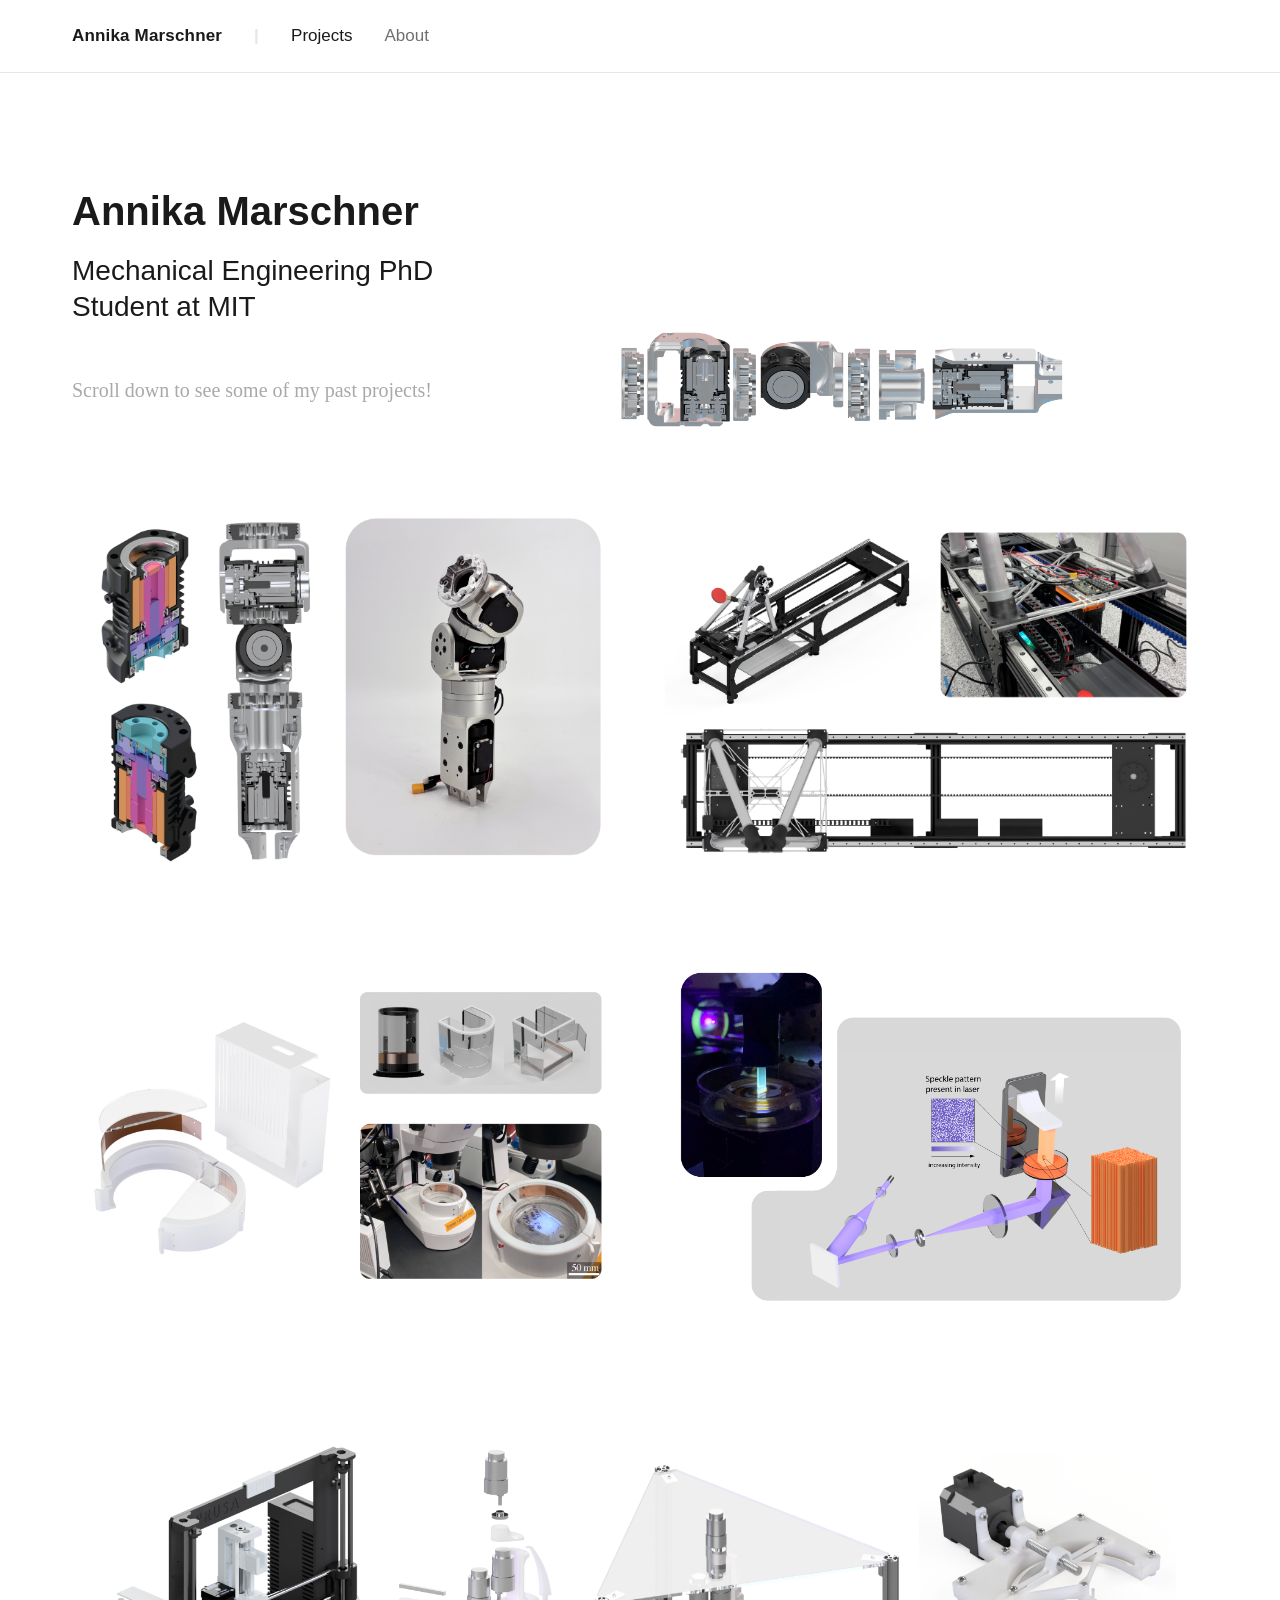
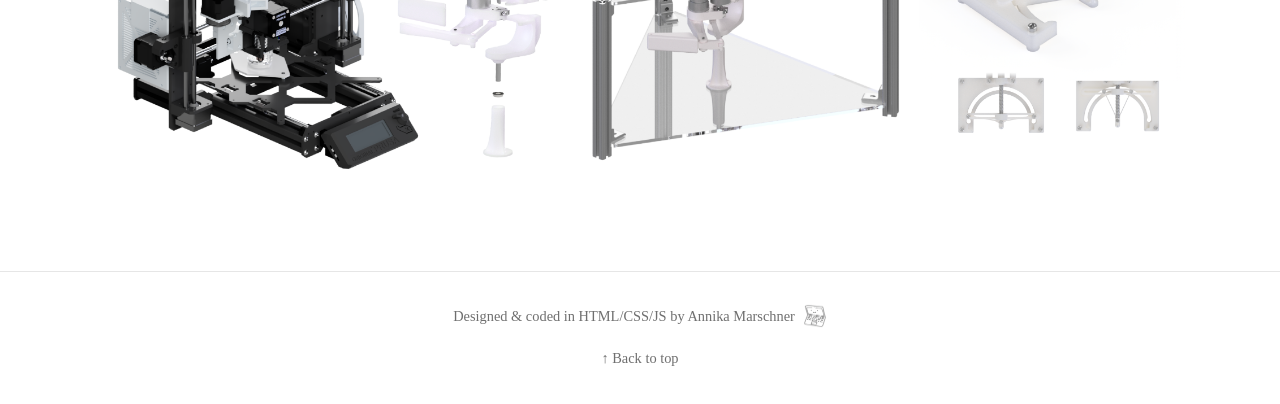
<file: index.html>
<!DOCTYPE html>
<html lang="en">
<head>
  <meta charset="UTF-8">
  <meta name="viewport" content="width=device-width, initial-scale=1.0">
  <title>Annika Marschner</title>
  <meta name="description" content="Engineering portfolio of Annika Marschner.">
  <link rel="icon" type="image/png" href="images/tools_icon.png">
  <link rel="stylesheet" href="css/styles.css">
</head>
<body>

  <header class="nav">
    <div class="container">
      <div class="nav-menus">
        <a href="index.html" class="nav-name">Annika Marschner</a>
        <ul class="nav-links">
          <li><a href="index.html" aria-current="page">Projects</a></li>
          <li><a href="about.html">About</a></li>
        </ul>
      </div>
    </div>
  </header>

  <main class="container">
    <section class="hero">
      <h1>Annika Marschner</h1>
      <h2>Mechanical Engineering PhD Student at MIT</h2>
      <div class="hero-stack">
          <p class="hero-subtitle">Scroll down to see some of my past projects!</p>
          <div class ="exploder">
            <div class="exploder-part" style="--dx: 40px;">
                <img src="images/lower_roll_supp.png" alt="">
            </div>
            <div class="exploder-part" style="--dx: -250px;">
                <img src="images/wr2_bracket.png" alt="">
            </div>
            <div class="exploder-part" style="--dx: -480px;">
                <img src="images/wr3_bot.png" alt="">
            </div>

            <div class="exploder-part" style="--dx: -180px;">
                <img src="images/tension_ring1.png" alt="">
            </div>
            <div class="exploder-part" style="--dx: -390px;">
                <img src="images/tension_ring2.png" alt="">
            </div>
            <div class="exploder-part" style="--dx: -540px;">
                <img src="images/tension_ring3.png" alt="">
            </div>

            <div class="exploder-part" style="--dx: -200px;">
                <img src="images/female_torx1.png" alt="">
            </div>
            <div class="exploder-part" style="--dx: -350px;">
                <img src="images/female_torx2.png" alt="">
            </div>
            <div class="exploder-part" style="--dx: -500px;">
                <img src="images/female_torx3.png" alt="">
            </div>

            <div class="exploder-part" style="--dx: -220px;">
                <img src="images/male_torx1.png" alt="">
            </div>
            <div class="exploder-part" style="--dx: -370px;">
                <img src="images/male_torx2.png" alt="">
            </div>
            <div class="exploder-part" style="--dx: -520px;">
                <img src="images/male_torx3.png" alt="">
            </div>

            <div class="exploder-part" style="--dx: -80px;">
                <img src="images/mot1.png" alt="">
            </div>
            <div class="exploder-part" style="--dx: -320px;">
                <img src="images/mot2.png" alt="">
            </div>
            <div class="exploder-part" style="--dx: -410px;">
                <img src="images/mot3.png" alt="">
            </div>

            <div class="exploder-part" style="--dx: -480px;">
                <img src="images/wr3_top.png" alt="">
            </div>
            <div class="exploder-part" style="--dx: 40px;">
                <img src="images/upper_roll_supp.png" alt="">
            </div>
            <div class="exploder-part" style="--dx: -80px;">
                <img src="images/roll_bear_supp.png" alt="">
            </div>
            <div class="exploder-part" style="--dx: -160px;">
                <img src="images/roll_bearing.png" alt="">
            </div>
            <div class="exploder-part" style="--dx: -130px;">
                <img src="images/internal_roll_shaft.png" alt="">
            </div>
        </div>
      </div>
    </section>

    <ul class="project-grid">
      <li class="project-tile">
        <a href="wrist.html">
          <div class="project-tile-image">
            <img src="images/wrist_thumbnail.png" alt="Modular Torque-Dense Wrist Assembly thumbnail">
            <div class="project-tile-caption">
              <span class="project-title">Modular Torque-Dense Wrist Assembly</span>
              <span class="project-year">2026</span>
            </div>
          </div>
        </a>
      </li>
      <li class="project-tile">
        <a href="gantry.html">
          <div class="project-tile-image">
            <img src="images/gantry_thumbnail.png" alt="High Speed Robotic Gantry thumbnail">
            <div class="project-tile-caption">
              <span class="project-title">High-Speed Robotic Gantry</span>
              <span class="project-year">2025</span>
            </div>
          </div>
        </a>
      </li>

      <li class="project-tile">
        <a href="incubator.html">
          <div class="project-tile-image">
            <img src="images/incubator_thumbnail.png" alt="Custom Incubator for Imaging thumbnail">
            <div class="project-tile-caption">
              <span class="project-title">Custom Incubator for Imaging</span>
              <span class="project-year">2024</span>
            </div>
          </div>
        </a>
      </li>

      <li class="project-tile">
        <a href="flight.html">
          <div class="project-tile-image">
            <img src="images/flight_thumbnail.png" alt="Piezoelectric Filamented Light 3D Bioprinter thumbnail">
            <div class="project-tile-caption">
              <span class="project-title">Piezoelectric Filamented Light 3D Bioprinter</span>
              <span class="project-year">2024</span>
            </div>
          </div>
        </a>
      </li>

    </ul>

      <a href="other_projects.html" class="banner-link">
        <div class="banner-image">
          <img src="images/otherprojects_thumbnail.png" alt="other projects">
          <div class="banner-image-caption">
            <span class="project-title">Other Projects</span>
            <span class="project-year">Periodically Updated</span>
          </div>
        </div>
      </a>

  </main>

  <footer class="site-footer">
    <p class="dev-note">
    Designed &amp; coded in HTML/CSS/JS by Annika Marschner
    <img class="dev-note-icon" src="images/computer_icon.png" alt="">
  </p>
    <a href="#top" class="back-to-top">↑ Back to top</a>
  </footer>

  <script src="js/main.js"></script>
</body>
</html>
</file>
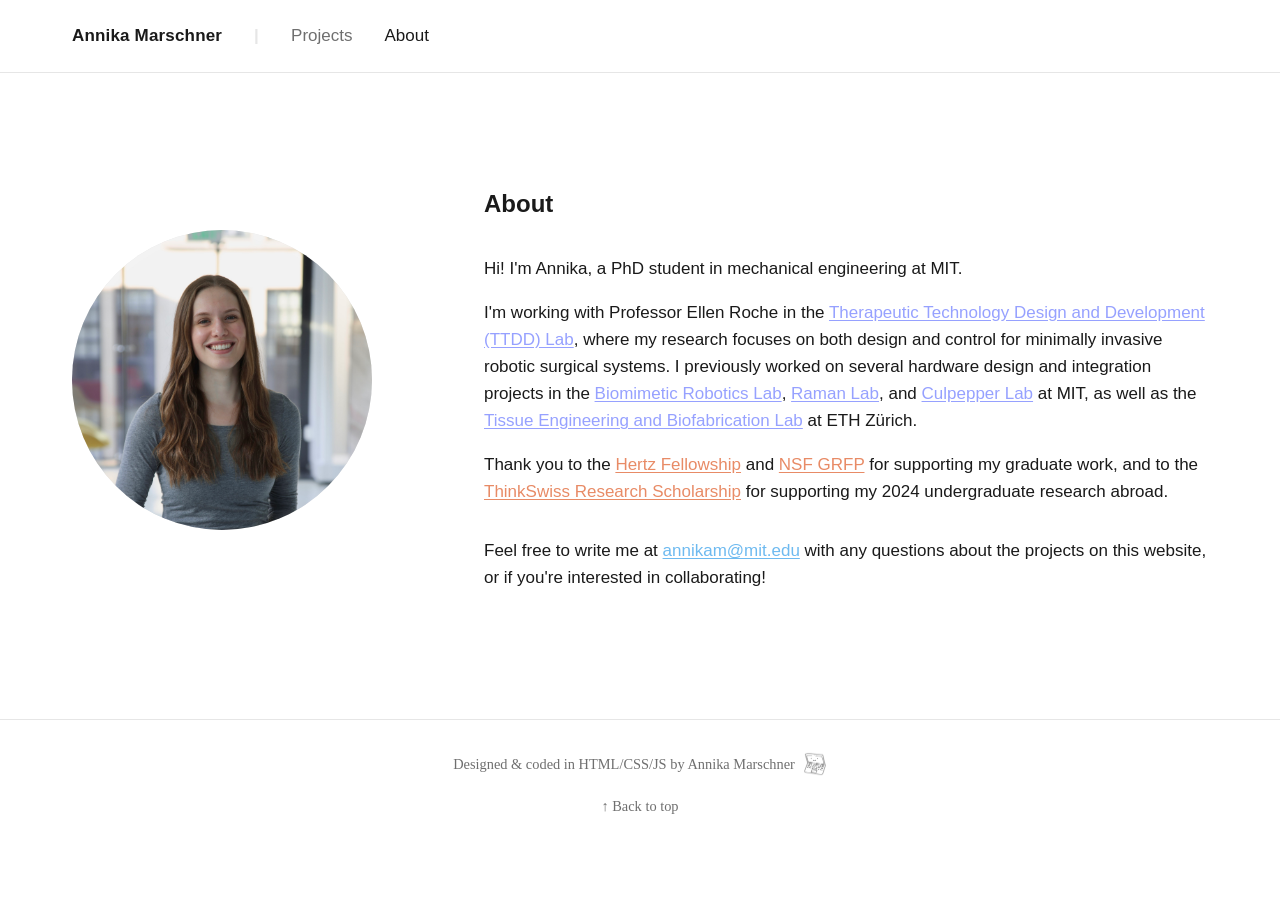
<file: about.html>
<!DOCTYPE html>
<html lang="en">
<head>
  <meta charset="UTF-8">
  <meta name="viewport" content="width=device-width, initial-scale=1.0">
  <title>Annika - About</title>
  <meta name="description" content="About Annika Marschner.">
  <link rel="icon" type="image/png" href="images/tools_icon.png">
  <link rel="stylesheet" href="css/styles.css">
</head>
<body>

  <header class="nav">
    <div class="container">
      <div class="nav-menus">
        <a href="index.html" class="nav-name">Annika Marschner</a>
        <ul class="nav-links">
          <li><a href="index.html" >Projects</a></li>
          <li><a href="about.html" aria-current="page">About</a></li>
        </ul>
      </div>
    </div>
  </header>

  <main class="container">
    <section class="about">
        <div class="about-content">
          <img class="about-photo" src="images/headshot_2026.jpg" alt="Me on Mt. Riggi in Switzerland.">

          <div class="about-text">
          <h1>About</h1>

          <p>
            Hi! I'm Annika, a PhD student in mechanical engineering at MIT.
          </p>

          <p>
            I'm working with Professor Ellen Roche in the <a href="https://ttdd.mit.edu/" class="text-link1" target="_blank">Therapeutic Technology Design and Development (TTDD) Lab</a>,
            where my research focuses on both design and control for minimally invasive robotic surgical systems.
          I previously worked on several hardware design and integration projects in
            the <a href="https://biomimetics.mit.edu/" class="text-link1" target="_blank">Biomimetic Robotics Lab</a>,
            <a href="https://ramanlab.mit.edu/" class="text-link1" target="_blank">Raman Lab</a>,
            and <a href="https://culpepper.mit.edu/" class="text-link1" target="_blank">Culpepper Lab</a> at MIT, as well as the
            <a href="https://biofabrication.ethz.ch/" class="text-link1" target="_blank">Tissue Engineering and Biofabrication Lab</a> at ETH Zürich.
          </p>

          <p>
            Thank you to the <a href="https://www.hertzfoundation.org/" class="text-link2" target="_blank">Hertz Fellowship</a> and
            <a href="https://www.nsf.gov/funding/opportunities/grfp-nsf-graduate-research-fellowship-program" class="text-link2" target="_blank">NSF GRFP</a>
            for supporting my graduate work, and to the <a href="https://swissnex.org/services/academia/thinkswiss-research-scholarships-north-america/" class="text-link2" target="_blank">ThinkSwiss Research Scholarship</a>
            for supporting my 2024 undergraduate research abroad.
          </p>

          <p class="contact">
            Feel free to write me at <a href="mailto:annikam@mit.edu" class="text-link3">annikam@mit.edu</a>
            with any questions about the projects on this website, or if you're
            interested in collaborating!
          </p>
        </div>
      </div>

    </section>

  </main>

 <footer class="site-footer">
    <p class="dev-note">
    Designed &amp; coded in HTML/CSS/JS by Annika Marschner
    <img class="dev-note-icon" src="images/computer_icon.png" alt="">
  </p>
    <a href="#top" class="back-to-top">↑ Back to top</a>
  </footer>

  <script src="js/main.js"></script>
</body>
</html>
</file>
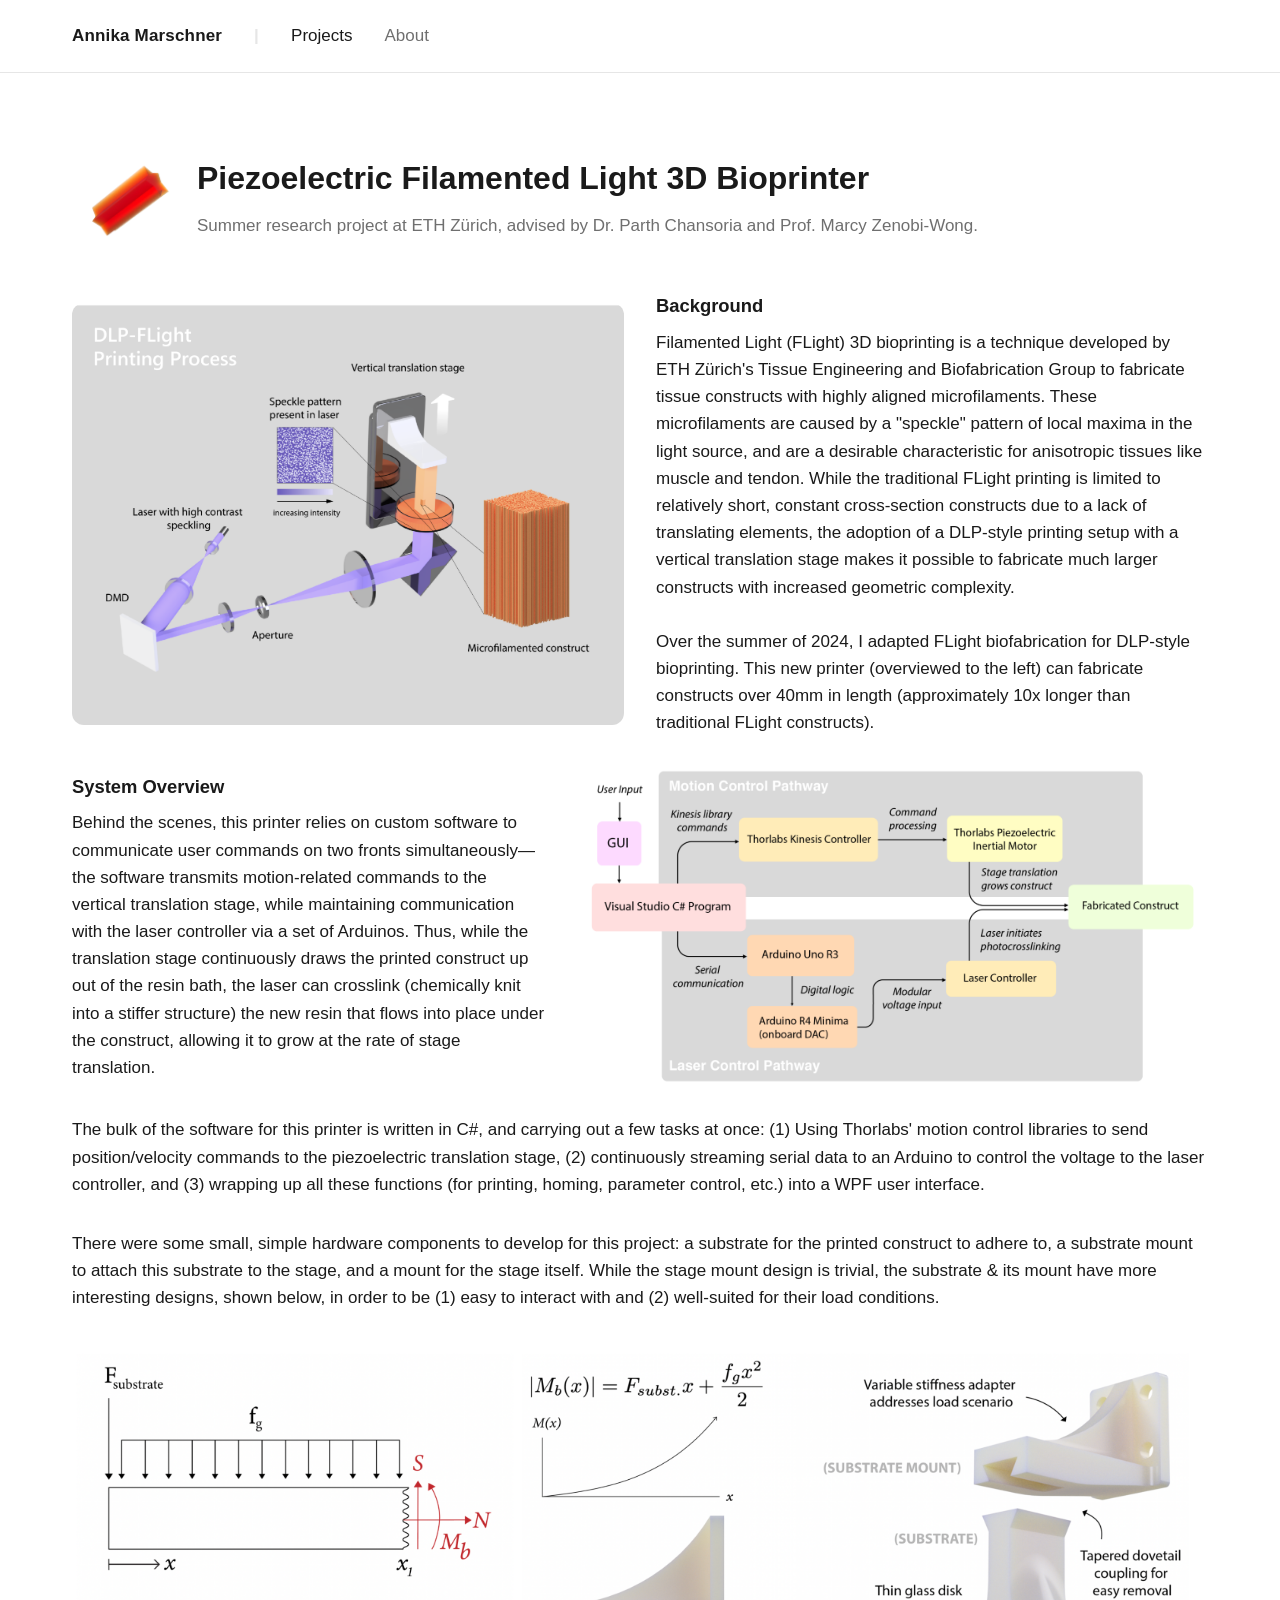
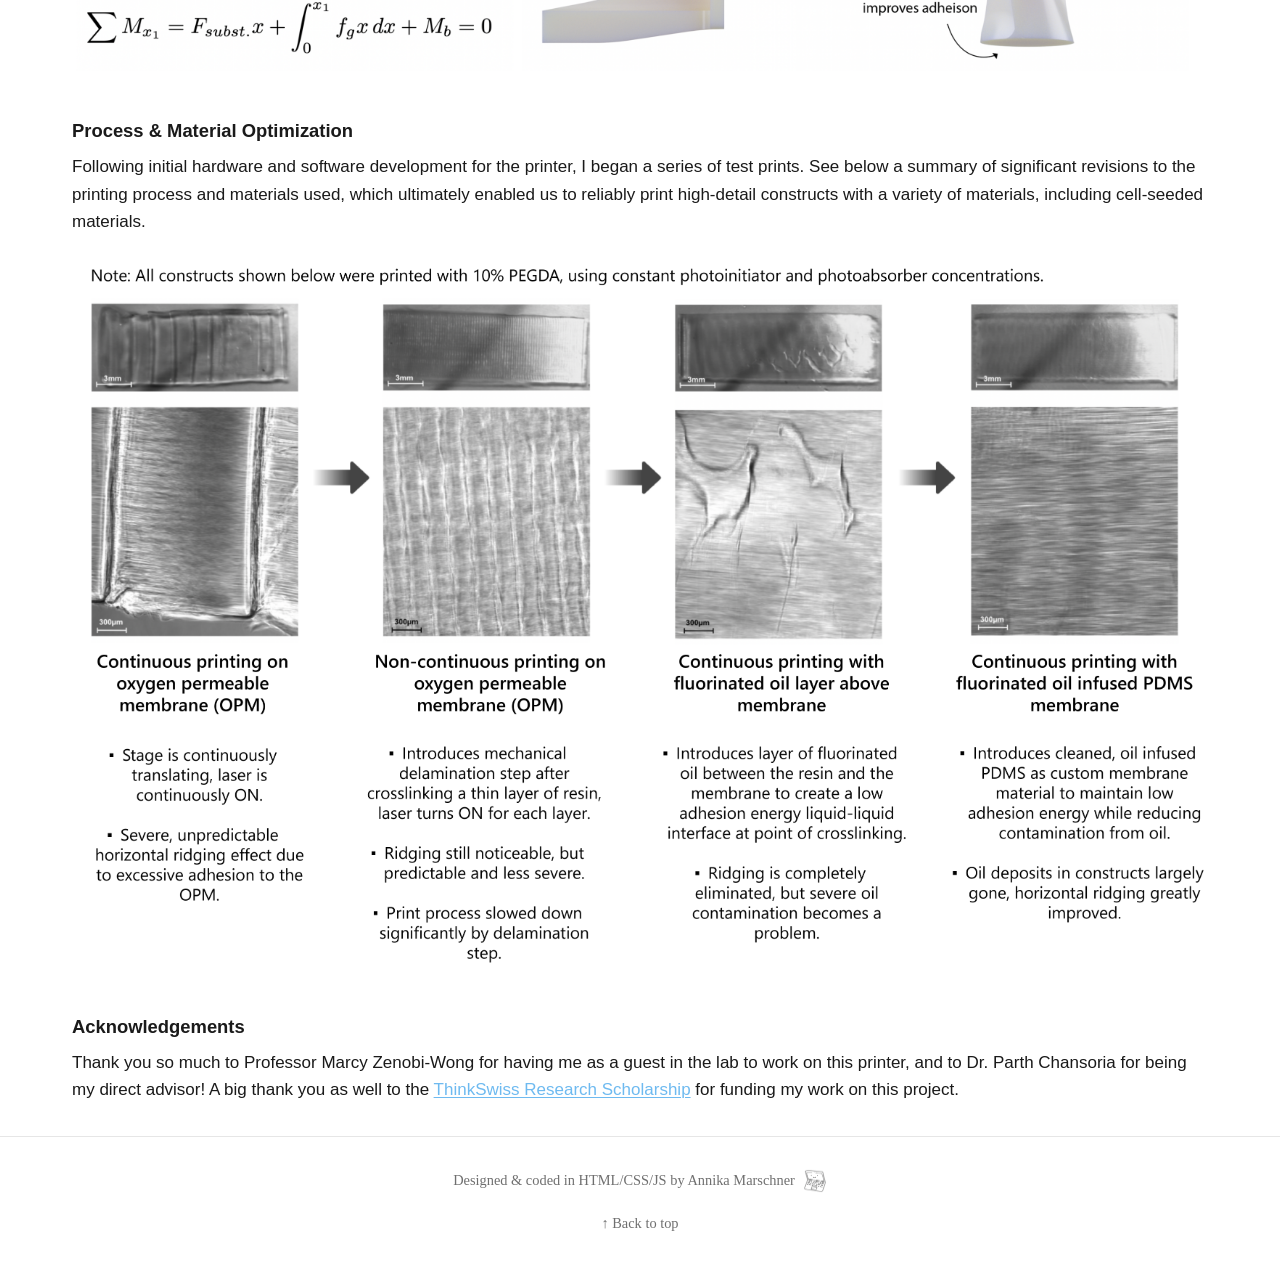
<file: flight.html>
<!DOCTYPE html>
<html lang="en">
<head>
  <meta charset="UTF-8">
  <meta name="viewport" content="width=device-width, initial-scale=1.0">
  <title>Annika Marschner</title>
  <meta name="description" content="F-Light bioprinting project overview page.">
  <link rel="icon" type="image/png" href="images/tools_icon.png">
  <link rel="stylesheet" href="css/styles.css">
</head>
<body>

  <header class="nav">
    <div class="container">
      <div class="nav-menus">
        <a href="index.html" class="nav-name">Annika Marschner</a>
        <ul class="nav-links">
          <li><a href="index.html" aria-current="page">Projects</a></li>
          <li><a href="about.html">About</a></li>
        </ul>
      </div>
    </div>
  </header>

  <main class="container">
    <section class="project-header">
      <div class="project-header-row">
        <div class="project-icon">
          <img src="images/flight_icon.png" alt="FLight icon">
        </div>
        <div class="project-header-content">
          <h1>Piezoelectric Filamented Light 3D Bioprinter</h1>
          <p class="subtitle"> Summer research project at ETH Zürich, advised by Dr. Parth Chansoria and Prof. Marcy Zenobi-Wong.</p>
          </div>
        </div>
    </section>

    <!-- Note to grab thumbnail frame with format like ffmpeg -ss 00:00:10 -i gantry_rally.mp4 -vframes 1 thumbnail.jpg -->

     <div class="split-row">
            <div class="project-image" style ="--split: 1;">
            <img src="images/flight_overview.png" alt="FLight overview photo">
            </div>
          <div class="project-section">
              <h2>Background</h2>
              <p>
                Filamented Light (FLight) 3D bioprinting is a technique developed by ETH Zürich's Tissue
                Engineering and Biofabrication Group to fabricate tissue constructs with highly aligned
                microfilaments. These microfilaments are caused by a "speckle" pattern of local maxima in the
                light source, and are a desirable characteristic for anisotropic tissues like muscle and tendon.
                While the traditional FLight printing is limited to relatively short, constant cross-section constructs
                due to a lack of translating elements, the adoption of a DLP-style printing setup with a vertical translation
                stage makes it possible to fabricate much larger constructs with increased geometric complexity.
                <br>
                <br>
                Over the summer of 2024, I adapted FLight biofabrication for DLP-style bioprinting. This new
                printer (overviewed to the left) can fabricate constructs over 40mm
                in length (approximately 10x longer than traditional FLight constructs).
              </p>
          </div>
     </div>

    <div class="project-section">
        <div class = "split-row">
            <div style ="--split: .75;">
                      <h2>System Overview</h2>
              <p>
                Behind the scenes, this printer relies on custom software to communicate user
                commands on two fronts simultaneously&mdash;the software transmits motion-related commands to the vertical translation stage,
                while maintaining communication with the laser controller via a set of Arduinos.
                Thus, while the translation stage continuously draws the printed construct up out of
                the resin bath, the laser can crosslink (chemically knit into a stiffer structure)
                the new resin that flows into place under the construct, allowing it to grow at the
                rate of stage translation.

              </p>
          </div>
          <div>
            <div class="project-image">
              <img src="images/flight_system_diagram.png" alt="FLight system overview diagram">
            </div>
          </div>
        </div>

      <p>
                The bulk of the software for this printer is written in C#, and carrying out a few tasks at once:
                (1) Using Thorlabs' motion control libraries to send position/velocity commands to the piezoelectric
                translation stage, (2) continuously streaming serial data to an Arduino to control the voltage to the
                laser controller, and (3) wrapping up all these functions (for printing, homing, parameter control, etc.)
                into a WPF user interface.
      </p>
      <p>
        There were some small, simple hardware components to develop for this project: a substrate for the printed construct to adhere to, a substrate mount to attach this substrate to the stage, and a mount for the stage itself.
        While the stage mount design is trivial, the substrate &amp; its mount have more interesting designs, shown below,
        in order to be (1) easy to interact with and (2) well-suited for their load conditions.
      </p>
         <div class="project-image">
            <img src="images/flight_hardware.png" alt="FLight mount designs">
        </div>
      </div>

    <div class="project-section">
      <h2> Process &amp; Material Optimization</h2>

      <div>
        <p>
          Following initial hardware and software development for the printer, I began a series of test prints.
          See below a summary of significant revisions to the printing process and materials used, which ultimately
          enabled us to reliably print high-detail constructs with a variety of materials, including cell-seeded materials.
        </p>
      </div>

<div class="project-image">
            <img src="images/flight_process.png" alt="FLight process optimization">
</div>
    </div>
    <div class="project-section">
      <h2>Acknowledgements</h2>
          <div>
          <p>
            Thank you so much to Professor Marcy Zenobi-Wong for having me as a guest in the lab to work on this printer, and to Dr. Parth Chansoria for being my direct advisor!
            A big thank you as well to the <a href="https://swissnex.org/services/academia/thinkswiss-research-scholarships-north-america/" class="text-link3" target="_blank">ThinkSwiss Research Scholarship</a> for funding my work on this project.
          </p>
          </div>
    </div>
  </main>

  <footer class="site-footer">
    <p class="dev-note">
    Designed &amp; coded in HTML/CSS/JS by Annika Marschner
    <img class="dev-note-icon" src="images/computer_icon.png" alt="">
  </p>
    <a href="#top" class="back-to-top">↑ Back to top</a>
  </footer>

  <script src="js/main.js"></script>
</body>
</html>
</file>
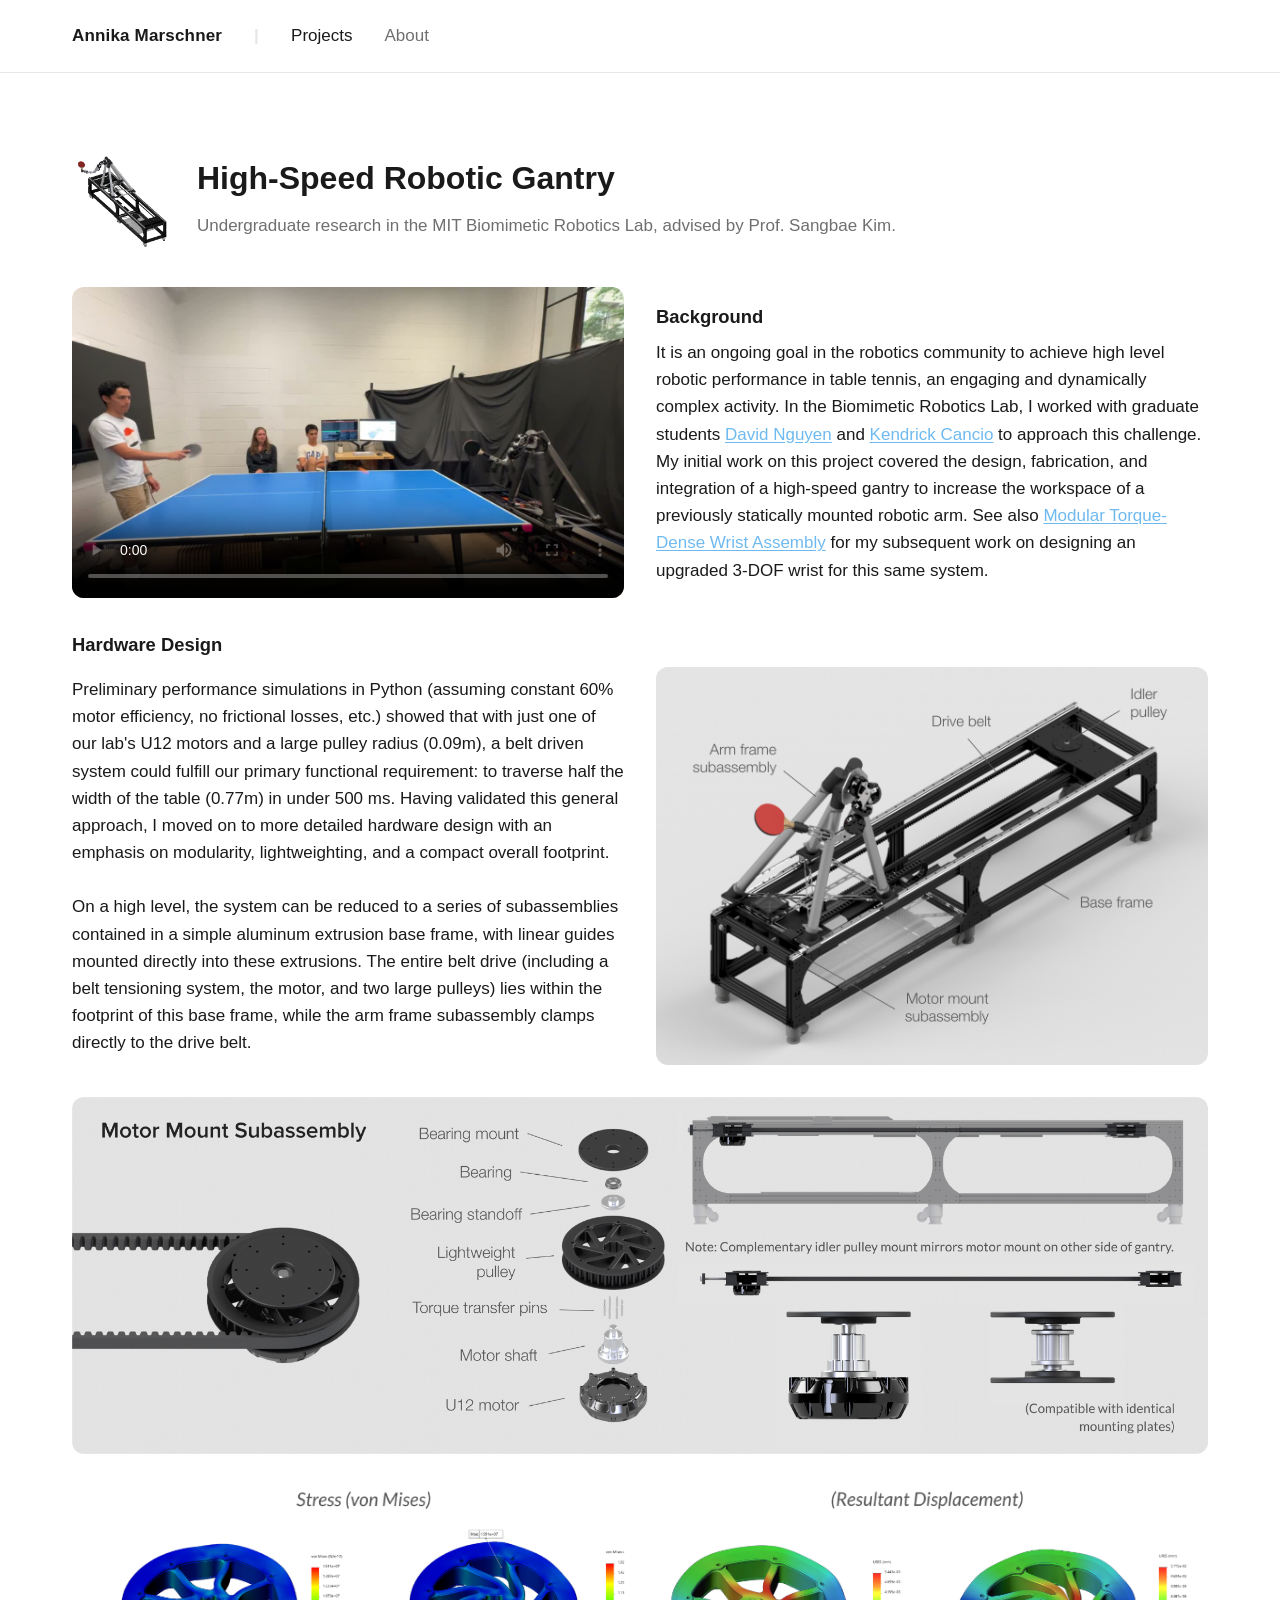
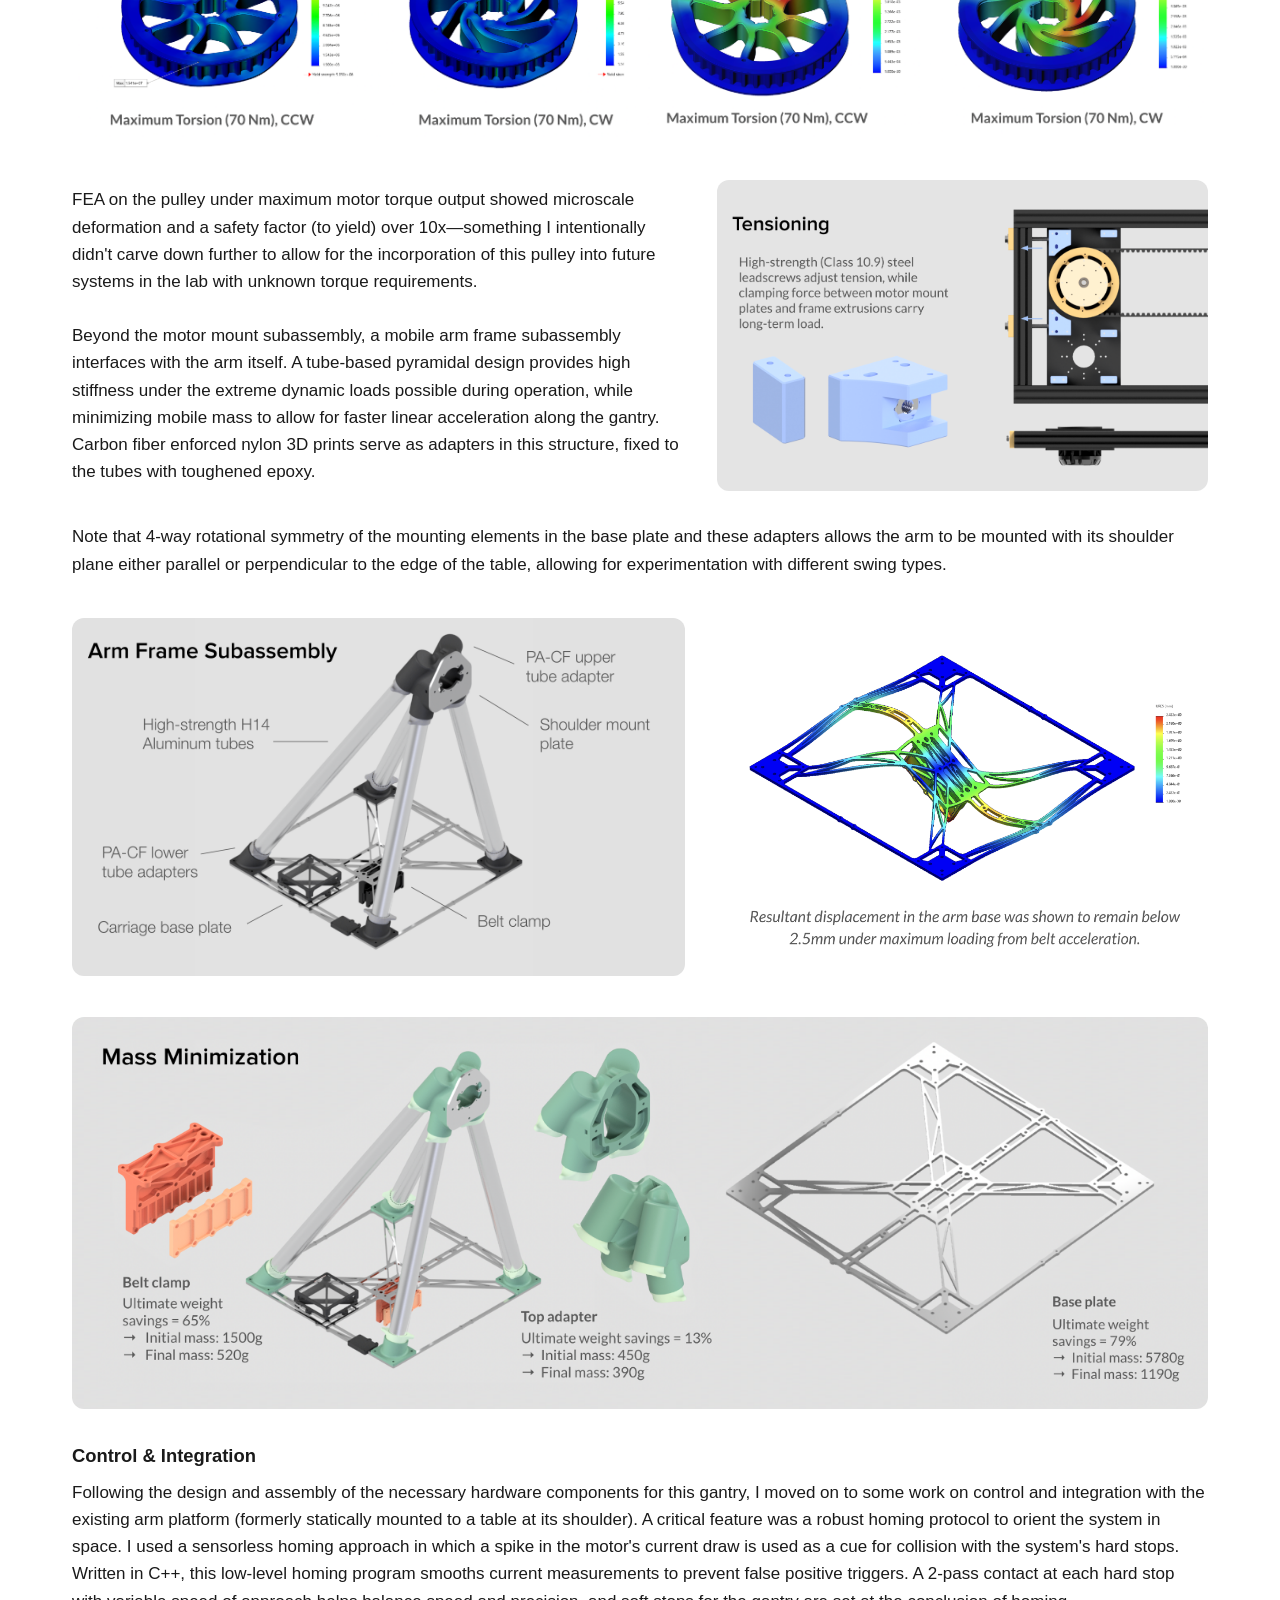
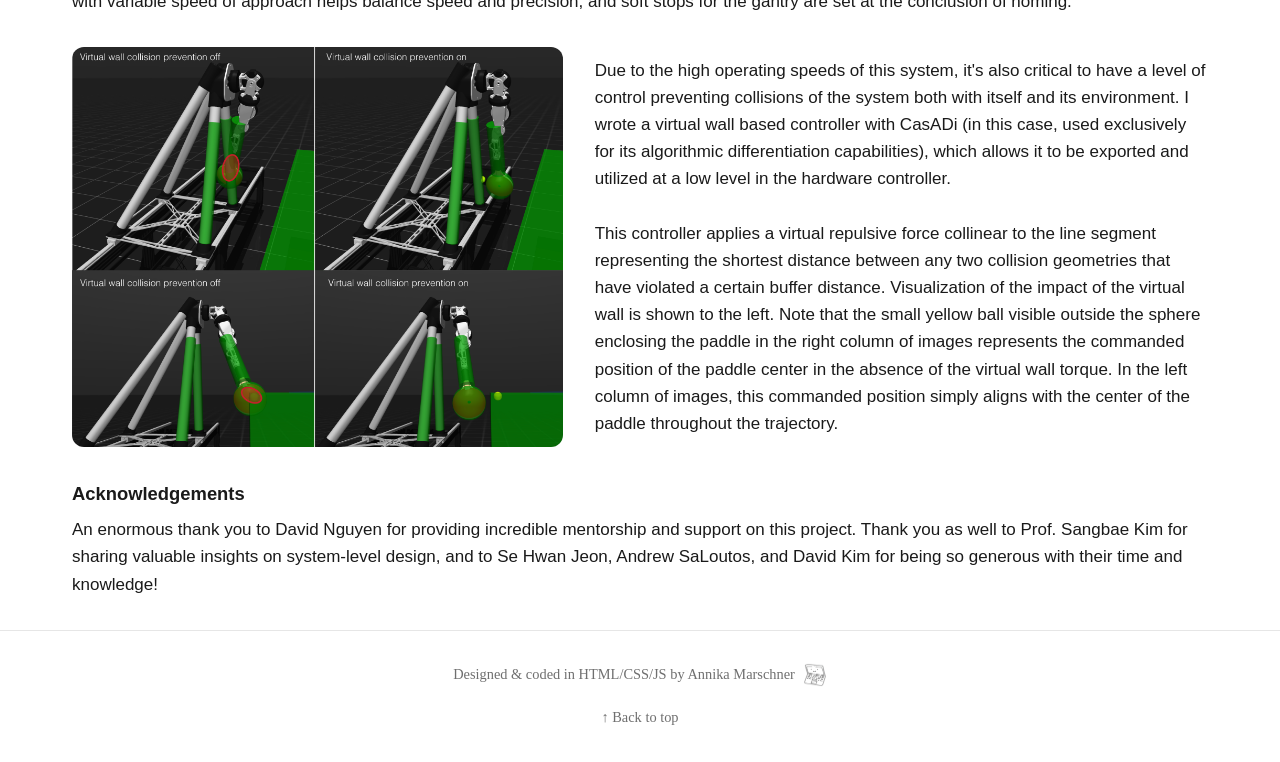
<file: gantry.html>
<!DOCTYPE html>
<html lang="en">
<head>
  <meta charset="UTF-8">
  <meta name="viewport" content="width=device-width, initial-scale=1.0">
  <title>Annika Marschner</title>
  <meta name="description" content="Gantry project overview page.">
  <link rel="icon" type="image/png" href="images/tools_icon.png">
  <link rel="stylesheet" href="css/styles.css">
</head>
<body>

  <header class="nav">
    <div class="container">
      <div class="nav-menus">
        <a href="index.html" class="nav-name">Annika Marschner</a>
        <ul class="nav-links">
          <li><a href="index.html" aria-current="page">Projects</a></li>
          <li><a href="about.html">About</a></li>
        </ul>
      </div>
    </div>
  </header>

  <main class="container">

    <section class="project-header">
      <div class="project-header-row">
        <div class="project-icon">
          <img src="images/gantry_icon.png" alt="Gantry Icon">
        </div>
        <div class="project-header-content">
          <h1>High-Speed Robotic Gantry</h1>
          <p class="subtitle">Undergraduate research in the MIT Biomimetic Robotics Lab, advised by Prof. Sangbae Kim.</p>
          </div>
      </div>
    </section>

    <!-- Note to grab thumbnail frame with format like ffmpeg -ss 00:00:10 -i gantry_rally.mp4 -vframes 1 thumbnail.jpg -->

     <div class="split-row">
        <div class="project-video">
          <video controls poster="videos/gantry_thumbnail.jpg">
            <source src="videos/gantry_rally.mp4" type="video/mp4">
            Your browser does not support the video tag.
          </video>
        </div>
        <div class="project-section">
            <h2>Background</h2>
            <p>
              It is an ongoing goal in the robotics community
              to achieve high level robotic performance in table tennis,
              an engaging and dynamically complex activity. In the
              Biomimetic Robotics Lab, I worked with graduate students <a href="https://www.linkedin.com/in/davidhnguyen13/"
              class="text-link3" target="_blank">David Nguyen</a> and <a href="https://www.linkedin.com/in/kendrick-cancio/"
              class="text-link3" target="_blank">Kendrick Cancio</a> to approach this challenge.
              My initial work on this project covered the design, fabrication, and integration of a high-speed
              gantry to increase the workspace of a previously statically mounted
              robotic arm. See also <a href="wrist.html" class="text-link3" target="_blank"> Modular Torque-Dense Wrist Assembly</a>
              for my subsequent work on designing an upgraded 3-DOF wrist for this same system.
            </p>
        </div>
     </div>

    <div class="project-section">
      <div>
        <h2>Hardware Design</h2>
        </div>
      <div class = "split-row">
        <div>
          <p>
            Preliminary performance simulations in Python (assuming constant 60% motor efficiency, no frictional losses, etc.)
            showed that with just one of our lab's U12 motors and a large pulley radius (0.09m), a belt driven
            system could fulfill our primary functional requirement: to traverse half the width of the table (0.77m) in under
            500 ms. Having validated this general approach, I moved on to more detailed hardware design with an emphasis on modularity,
            lightweighting, and a compact overall footprint.
            <br>
            <br>
            On a high level, the system can be reduced to a series of subassemblies contained in a simple aluminum extrusion base frame, with linear guides mounted
            directly into these extrusions. The entire belt drive (including a belt tensioning system, the motor, and two large pulleys) lies
            within the footprint of this base frame, while the arm frame subassembly clamps directly to the drive belt.
          </p>
        </div>
          <div class="project-image">
            <img src="images/gantry_hardware_overview.png" alt="Gantry Hardware Overview">
          </div>
      </div>
      <div class="project-image">
            <img src="images/gantry_mot_mod.png" alt="Gantry Motor Module Overview">
      </div>
      <div class="project-image">
            <img src="images/gantry_pulley_fea.png" alt="Gantry Pulley FEA">
      </div>


      <div class = "split-row">
          <div style ="--split: 1.25;">
          <p>
            FEA on the pulley under maximum motor torque output showed microscale deformation and a safety factor (to yield) over 10x—something I intentionally
            didn't carve down further to allow for the incorporation of this pulley into future systems in the lab with unknown torque requirements.
            <br>
            <br>
            Beyond the motor mount subassembly, a mobile arm frame subassembly interfaces with the arm itself. A tube-based
            pyramidal design provides high stiffness under the extreme dynamic loads possible during operation,
            while minimizing mobile mass to allow for faster linear acceleration along the gantry. Carbon fiber enforced nylon 3D prints
            serve as adapters in this structure, fixed to the tubes with toughened epoxy.
          </p>
          </div>
        <div class="project-image" style="--split: 1;">
            <img src="images/gantry_tension.png" alt="Gantry tensioning mechanism">
          </div>
      </div>

       <div>
          <p>
            Note that 4-way rotational symmetry of the mounting elements in the base plate and these adapters allows the arm to be mounted with its shoulder
            plane either parallel or perpendicular to the edge of the table, allowing for experimentation with different swing types.
          </p>
        </div>
      <div class = "split-row">
          <div class="project-image" style ="--split: 1.25;">
            <img src="images/gantry_arm_frame.png" alt="Gantry arm frame overview">
          </div>
          <div class="project-image">
            <img src="images/gantry_plate_fea.png" alt="Gantry arm frame overview">
          </div>
      </div>

      <div class="project-image">
            <img src="images/gantry_mass_min.png" alt="Gantry Lightweighting Overview">
      </div>
    </div>

    <div class="project-section">
      <h2> Control &amp; Integration</h2>
          <div>
          <p>
            Following the design and assembly of the necessary hardware components for this gantry,
            I moved on to some work on control and integration with the existing arm platform
            (formerly statically mounted to a table at its shoulder). A critical feature was a robust
            homing protocol to orient the system in space. I used a sensorless homing approach in which
            a spike in the motor's current draw is used as a cue for collision with the system's hard stops.
            Written in C++, this low-level homing program smooths current measurements to prevent false positive
            triggers. A 2-pass contact at each hard stop with variable speed of approach
            helps balance speed and precision, and soft stops for the gantry are set at the conclusion of
            homing.
          </p>
          </div>

      <div class = "split-row">
        <div class="project-image" style="--split: 1;">
            <img src="images/gantry_virtual_wall.png" alt="Gantry virtual wall controller">
        </div>
        <div style ="--split: 1.25;">
          <p>
            Due to the high operating speeds of this system, it's also critical to have a level of control preventing collisions
            of the system both with itself and its environment. I wrote a virtual wall based controller with CasADi (in this case,
            used exclusively for its algorithmic differentiation capabilities), which allows it to be exported and
            utilized at a low level in the hardware controller.
            <br>
            <br>
            This controller applies a virtual repulsive force collinear to the line segment representing the shortest distance between
            any two collision geometries that have violated a certain buffer
            distance. Visualization of the impact of the virtual wall is shown to the left. Note that the small yellow ball visible outside
            the sphere enclosing the paddle in the right column of images represents the commanded position of the paddle center in
            the absence of the virtual wall torque. In the left column of images, this commanded position simply aligns with the center
            of the paddle throughout the trajectory.
          </p>
          </div>
    </div>
    </div>

    <div class="project-section">
      <h2>Acknowledgements</h2>
          <div>
          <p>
            An enormous thank you to David Nguyen for providing incredible mentorship and support on this project.
            Thank you as well to Prof. Sangbae Kim
            for sharing valuable insights on system-level design, and to Se Hwan Jeon,
            Andrew SaLoutos, and David Kim for being so generous with their time and knowledge!
          </p>
          </div>
    </div>

  </main>

  <footer class="site-footer">
    <p class="dev-note">
    Designed &amp; coded in HTML/CSS/JS by Annika Marschner
    <img class="dev-note-icon" src="images/computer_icon.png" alt="">
  </p>
    <a href="#top" class="back-to-top">↑ Back to top</a>
  </footer>

  <script src="js/main.js"></script>
</body>
</html>
</file>
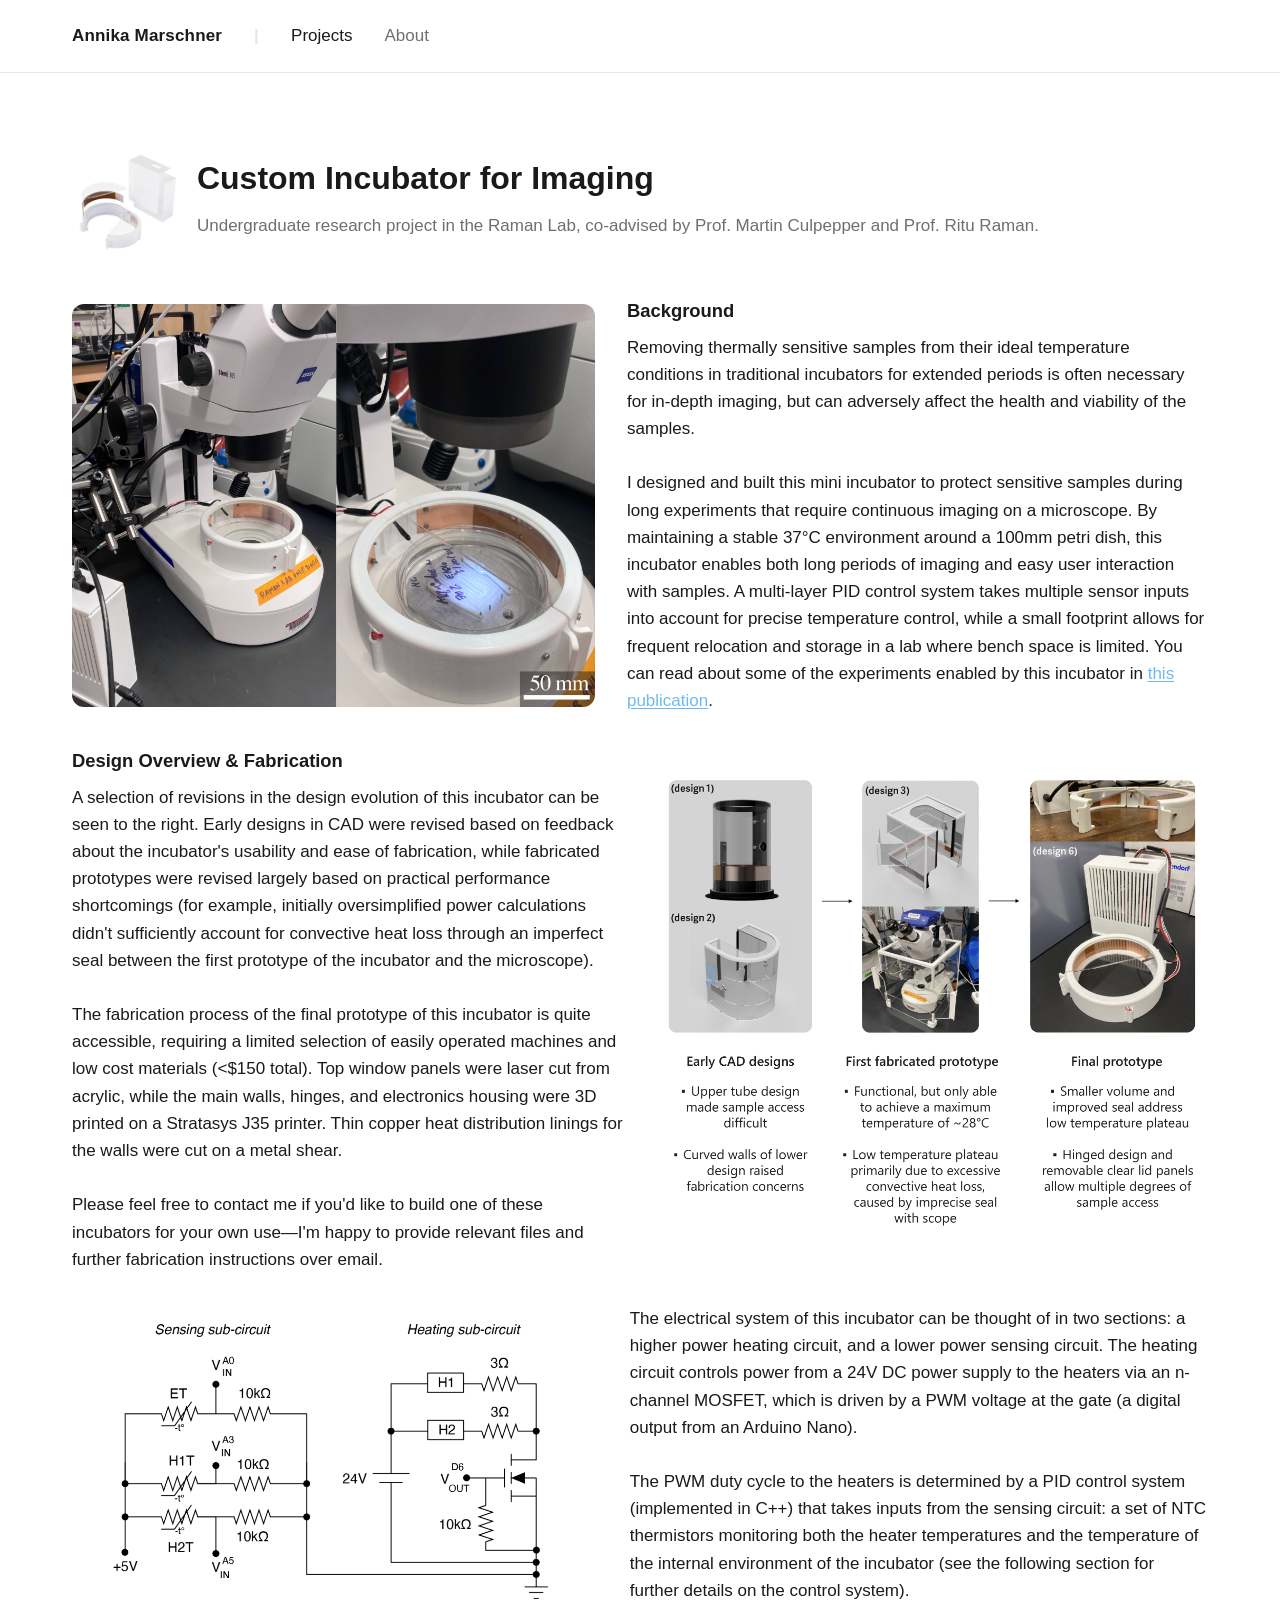
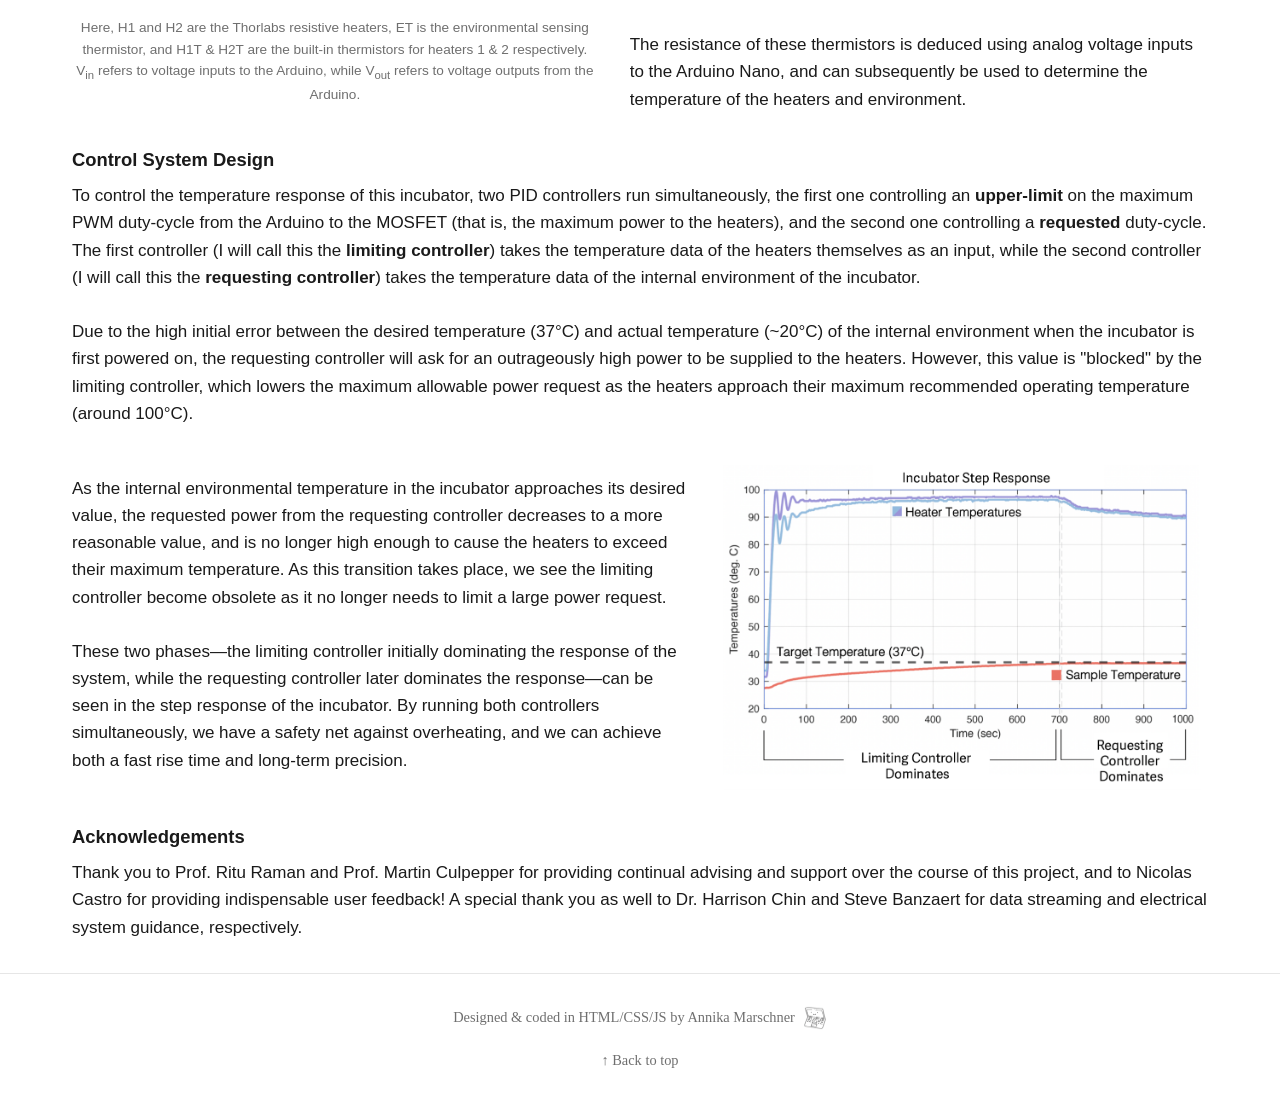
<file: incubator.html>
<!DOCTYPE html>
<html lang="en">
<head>
  <meta charset="UTF-8">
  <meta name="viewport" content="width=device-width, initial-scale=1.0">
  <title>Annika Marschner</title>
  <meta name="description" content="Incubator project overview page.">
  <link rel="icon" type="image/png" href="images/tools_icon.png">
  <link rel="stylesheet" href="css/styles.css">
</head>
<body>

  <header class="nav">
    <div class="container">
      <div class="nav-menus">
        <a href="index.html" class="nav-name">Annika Marschner</a>
        <ul class="nav-links">
          <li><a href="index.html" aria-current="page">Projects</a></li>
          <li><a href="about.html">About</a></li>
        </ul>
      </div>
    </div>
  </header>

  <main class="container">
    <section class="project-header">
      <div class="project-header-row">
        <div class="project-icon">
          <img src="images/incubator_icon.png" alt="Incubator Icon">
        </div>
        <div class="project-header-content">
          <h1>Custom Incubator for Imaging</h1>
          <p class="subtitle">Undergraduate research project in the Raman Lab,
                              co-advised by Prof. Martin Culpepper and Prof. Ritu Raman.</p>
          </div>
        </div>
    </section>

    <!-- Note to grab thumbnail frame with format like ffmpeg -ss 00:00:10 -i gantry_rally.mp4 -vframes 1 thumbnail.jpg -->

     <div class="split-row">
            <div class="project-image" style ="--split: .9;">
            <img src="images/incubator_main.png" alt="Incubator overview photo">
            </div>
          <div class="project-section">
              <h2>Background</h2>
              <p>
                Removing thermally sensitive samples from their ideal temperature conditions in traditional
                incubators for extended periods is often necessary for in-depth imaging, but can adversely
                affect the health and viability of the samples.
                <br>
                <br>
                I designed and built this mini incubator to protect sensitive samples during
                long experiments that require continuous imaging on a microscope. By maintaining a stable 37°C
                environment around a 100mm petri dish, this incubator enables both long periods of imaging and
                easy user interaction with samples. A multi-layer PID control system takes multiple sensor inputs into
                account for precise temperature control, while a small footprint allows for frequent relocation
                and storage in a lab where bench space is limited.
                You can read about some of the experiments enabled by this incubator in
                <a href="https://advanced.onlinelibrary.wiley.com/doi/10.1002/advs.202512680" class="text-link3"
                target="_blank">this publication</a>.
              </p>
          </div>
     </div>

    <div class="project-section">
        <div class = "split-row">
            <div style ="--split: 1.0;">
              <h2>Design Overview &amp; Fabrication</h2>
              <p>
                A selection of revisions in the design evolution of this incubator can be seen to the right. Early
                designs in CAD were revised based on feedback about the incubator's usability and ease
                of fabrication, while fabricated prototypes were revised largely based on practical performance
                shortcomings (for example, initially oversimplified power calculations didn't sufficiently account
                for convective heat loss through an imperfect seal between the first prototype of the incubator
                and the microscope).
                <br>
                <br>
                The fabrication process of the final prototype of this incubator is quite accessible, requiring a
                limited selection of easily operated machines and low cost materials (&lt;$150 total).
                Top window panels were laser cut from acrylic, while the main walls, hinges, and electronics housing were
                3D printed on a Stratasys J35 printer. Thin copper heat distribution linings for the walls were cut on a metal shear.
                <br>
                <br>
                Please feel free to contact me if you'd like to build one of these incubators
                for your own use&mdash;I'm happy to provide relevant files and further fabrication instructions over email.
              </p>
          </div>
          <div>
            <div class="project-image">
              <img src="images/incubator_designs.png" alt="Incubator design evolution chart">
              <!-- <figcaption style="text-align: center;">
              </figcaption> -->
            </div>
          </div>
        </div>

      <div class = "split-row">
        <div style ="margin: 0;">
          <div class="project-image">
            <img src="images/incubator_circuit.png" alt="Incubator circuit diagram">
            <figcaption style="text-align: center;">
              Here, H1 and H2 are the Thorlabs resistive heaters, ET is the environmental sensing thermistor,
              and H1T & H2T are the built-in thermistors for heaters 1 & 2 respectively. V<sub>in</sub> refers to voltage inputs
              to the Arduino, while V<sub>out</sub> refers to voltage outputs from the Arduino.
            </figcaption>
          </div>
          </div>

          <div style ="--split: 1.1;">
          <p>
            The electrical system of this incubator can be thought of in two sections: a higher power
            heating circuit, and a lower power sensing circuit. The heating circuit controls power from a
            24V DC power supply to the heaters via an n-channel MOSFET, which is driven by a PWM voltage at
            the gate (a digital output from an Arduino Nano).
            <br>
            <br>
            The PWM duty cycle to the heaters is determined
            by a PID control system (implemented in C++) that takes inputs from the sensing circuit: a set of
            NTC thermistors monitoring both the heater temperatures and the temperature of the internal
            environment of the incubator (see the following section for further details on the control system).
            <br>
            <br>
            The resistance of these thermistors is deduced using analog voltage inputs to the Arduino Nano, and
            can subsequently be used to determine the temperature of the heaters and environment.
          </p>
          </div>
      </div>
    </div>

    <div class="project-section">
      <h2> Control System Design</h2>
      <p>
        To control the temperature response of this incubator, two PID controllers run simultaneously,
        the first one controlling an <b>upper-limit</b> on the maximum PWM duty-cycle from the Arduino to the MOSFET
        (that is, the maximum power to the heaters), and the second one controlling a <b>requested</b> duty-cycle.

        The first controller (I will call this the <b>limiting controller</b>) takes the temperature data of the
        heaters themselves as an input, while the second controller (I will call this the <b>requesting controller</b>)
        takes the temperature data of the internal environment of the incubator.
        <br>
        <br>
        Due to the high initial error between
        the desired temperature (37°C) and actual temperature (~20°C) of the internal environment when the incubator is
        first powered on, the requesting controller will ask for an outrageously high power to be supplied to the heaters.
        However, this value is "blocked" by the limiting controller, which lowers the maximum allowable power
        request as the heaters approach their maximum recommended operating temperature (around 100°C).
      </p>
  <div class = "split-row">
        <div>
        <p>
As the internal environmental temperature in the incubator approaches its desired value,
the requested power from the requesting controller decreases to a more reasonable value,
and is no longer high enough to cause the heaters to exceed their maximum temperature.
As this transition takes place, we see the limiting controller become obsolete as it no longer
needs to limit a large power request.
<br>
<br>

These two phases&mdash;the limiting controller initially dominating the response of the system,
while the requesting controller later dominates the response&mdash;can be seen in the
step response of the incubator. By running both controllers simultaneously, we have a safety
net against overheating, and we can achieve both a fast rise time and long-term precision.
        </p>
      </div>
          <div class="project-image" style ="--split: 0.8;">
            <img src="images/incubator_step.png" alt="Incubator step response plot">
          </div>
    </div>
    </div>

    <div class="project-section">
      <h2>Acknowledgements</h2>
          <div>
          <p>
            Thank you to Prof. Ritu Raman and Prof. Martin Culpepper for providing continual advising and
            support over the course of this project, and to Nicolas Castro for providing indispensable user feedback!
            A special thank you as well to Dr. Harrison Chin and Steve Banzaert for data streaming and electrical system guidance, respectively.
          </p>
          </div>
    </div>

  </main>

  <footer class="site-footer">
    <p class="dev-note">
    Designed &amp; coded in HTML/CSS/JS by Annika Marschner
    <img class="dev-note-icon" src="images/computer_icon.png" alt="">
  </p>
    <a href="#top" class="back-to-top">↑ Back to top</a>
  </footer>

  <script src="js/main.js"></script>
</body>
</html>
</file>
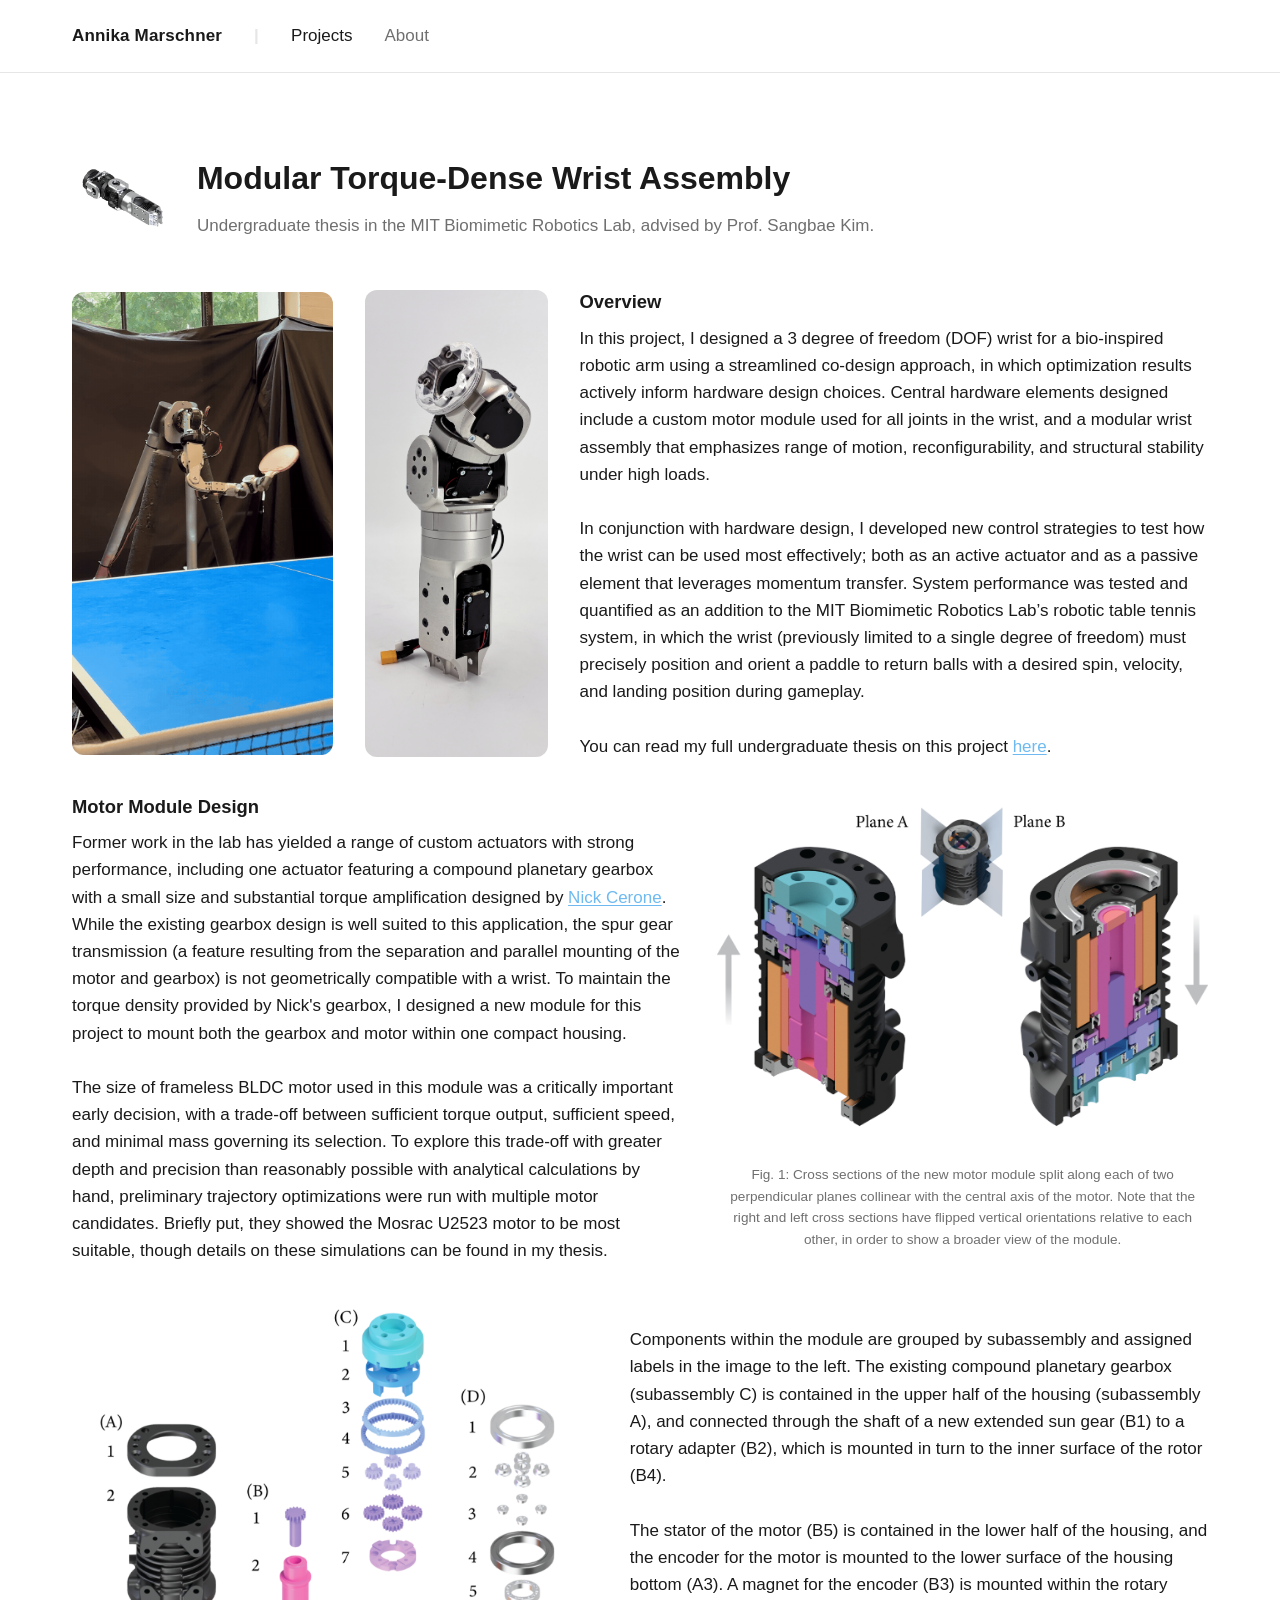
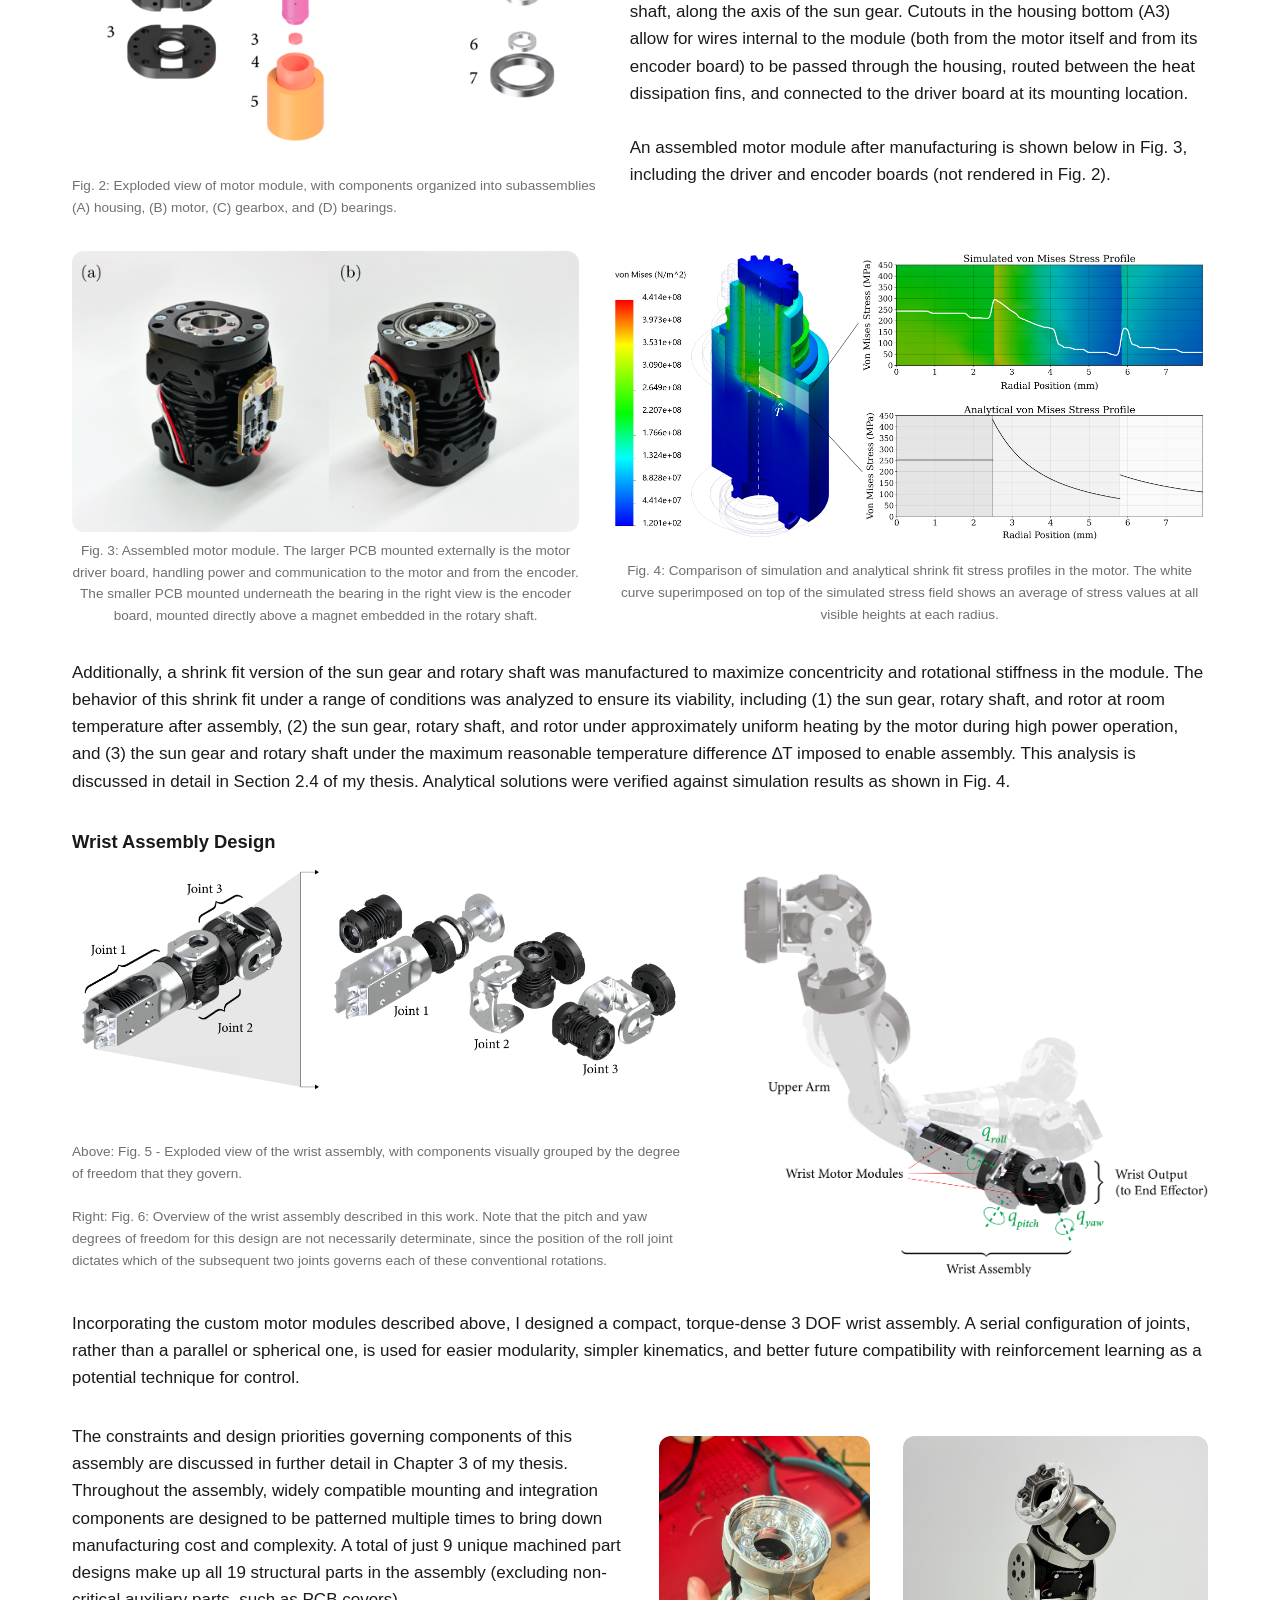
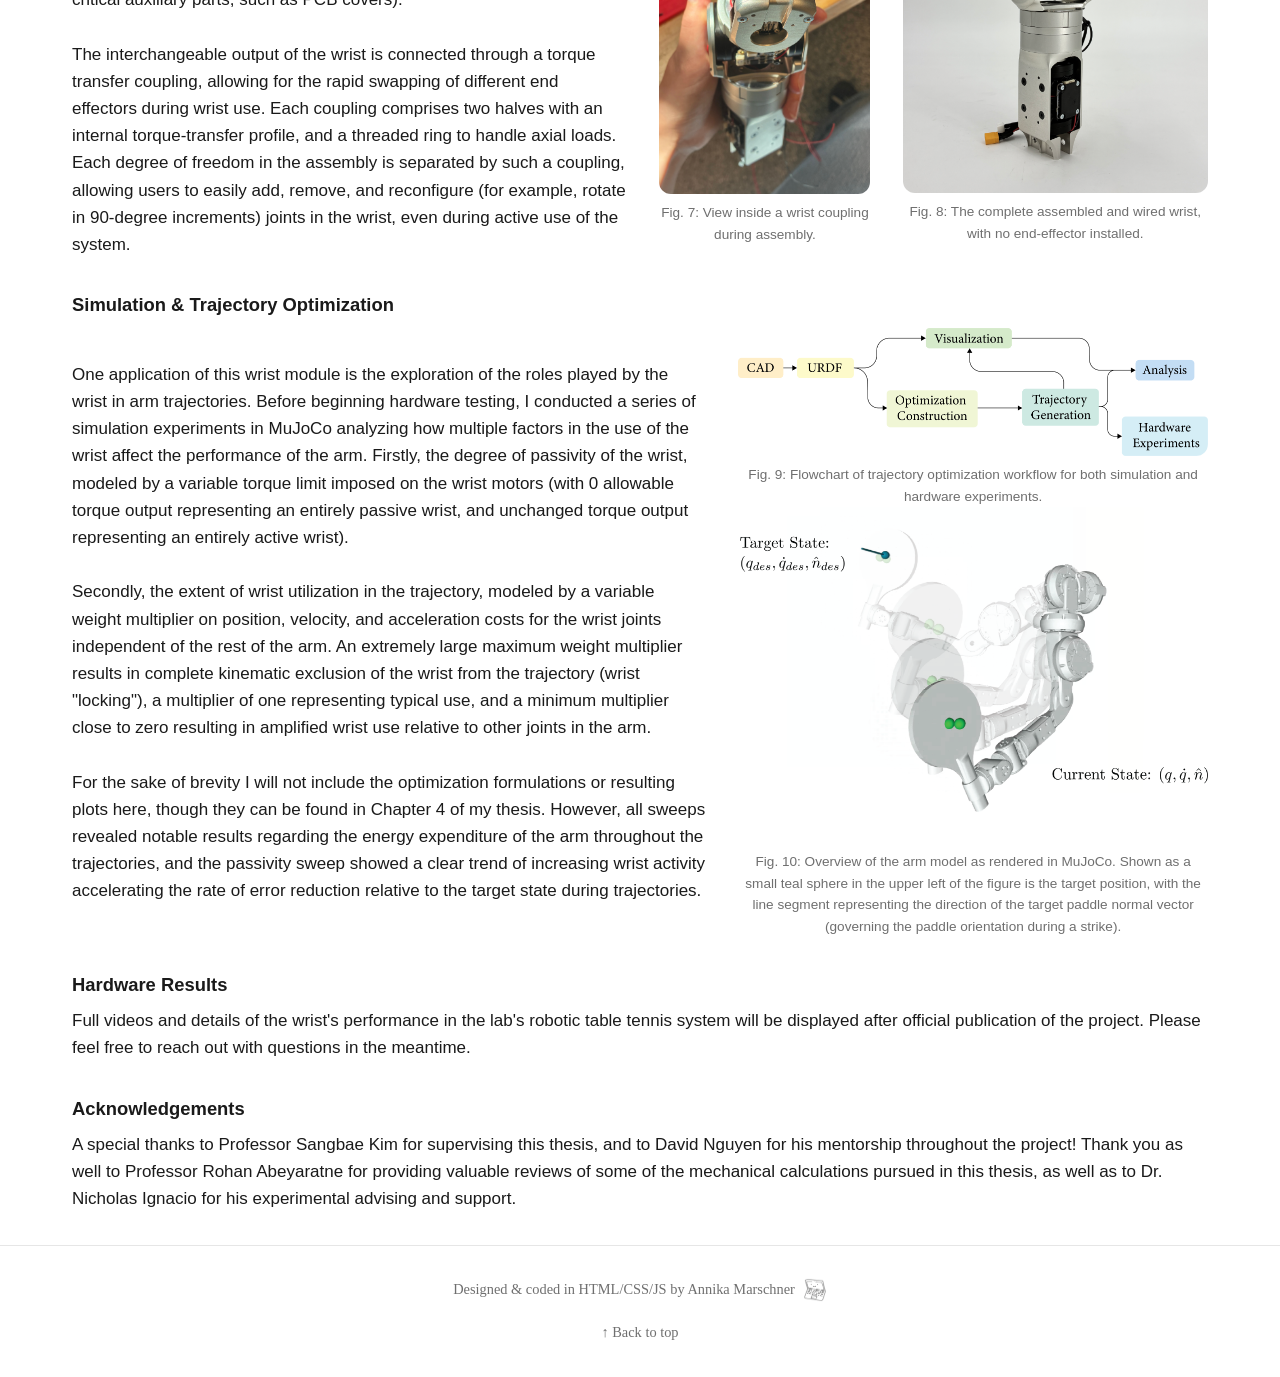
<file: wrist.html>
<!DOCTYPE html>
<html lang="en">
<head>
  <meta charset="UTF-8">
  <meta name="viewport" content="width=device-width, initial-scale=1.0">
  <title>Annika Marschner</title>
  <meta name="description" content="Wrist project overview page.">
  <link rel="icon" type="image/png" href="images/tools_icon.png">
  <link rel="stylesheet" href="css/styles.css">
</head>
<body>

  <header class="nav">
    <div class="container">
      <div class="nav-menus">
        <a href="index.html" class="nav-name">Annika Marschner</a>
        <ul class="nav-links">
          <li><a href="index.html" aria-current="page">Projects</a></li>
          <li><a href="about.html">About</a></li>
        </ul>
      </div>
    </div>
  </header>

  <main class="container">
    <section class="project-header">
      <div class="project-header-row">
        <div class="project-icon">
          <img src="images/wrist_icon.png" alt="Wrist Icon">
        </div>
        <div class="project-header-content">
          <h1>Modular Torque-Dense Wrist Assembly</h1>
          <p class="subtitle">Undergraduate thesis in the MIT Biomimetic Robotics Lab, advised by Prof. Sangbae Kim.</p>
          </div>
        </div>
    </section>

    <!-- Note to grab thumbnail frame with format like ffmpeg -ss 00:00:10 -i gantry_rally.mp4 -vframes 1 thumbnail.jpg -->

     <div class="split-row">
          <div class="project-video" style ="--split: .31;">
            <img src="videos/wrist_voguing.gif" alt="Wrist Voguing (this was actually a bug, but a good ROM demo!)">
          </div>
          <div class="split-row">
            <div class="project-image" style ="--split: .29;">
            <img src="images/wrist_image.png" alt="Wrist overview photo">
            </div>
          <div class="project-section">
              <h2>Overview</h2>
              <p>
                In this project, I designed a 3 degree of freedom (DOF) wrist for a bio-inspired robotic arm using
                a streamlined co-design approach, in which optimization results actively inform hardware design choices. Central hardware elements designed include a custom motor module
                used for all joints in the
                wrist, and a modular wrist assembly that emphasizes range of motion, reconfigurability, and
                structural stability under high loads.
                <br>
                <br>
                In conjunction with hardware design, I developed new control strategies to test how the
                wrist can be used most effectively; both as an active actuator and as a passive element that
                leverages momentum transfer. System performance was tested and quantified as an addition to the
                MIT Biomimetic Robotics Lab’s robotic table tennis system, in which the wrist (previously
                limited to a single degree of freedom) must precisely position and orient a paddle to return
                balls with a desired spin, velocity, and landing position during gameplay.
                <br>
                <br>
                You can read my full undergraduate thesis on this project
                <a href="docs/Improving_Speed_and_Dexterity_of_Dynamic_Motions_in_Bio_Inspired_Robotic_Limbs.pdf"
                class="text-link3" target="_blank">here</a>.
              </p>
          </div>
     </div>
    </div>

    <div class="project-section">
        <div class = "split-row">
            <div style ="--split: 1.25;">
                      <h2>Motor Module Design</h2>
              <p>
              Former work in the lab has yielded a range of custom actuators with
              strong performance, including one actuator featuring a compound planetary gearbox with a small size and
              substantial torque amplification designed by <a href="https://www.linkedin.com/in/nicholas-cerone/"
              class="text-link3" target="_blank">Nick Cerone</a>. While the existing
              gearbox design is well suited to this application, the spur gear transmission (a feature resulting
              from the separation and parallel mounting of the motor and gearbox) is not geometrically
              compatible with a wrist. To maintain the torque density provided by Nick's gearbox, I designed a new
              module for this project to mount both the gearbox and motor within one
              compact housing.
              <br>
              <br>

              The size of frameless BLDC motor used in this module was a critically important early decision, with a
              trade-off between sufficient torque output, sufficient speed, and minimal mass governing its
              selection. To explore this trade-off with greater depth
              and precision than reasonably possible with analytical calculations by hand, preliminary
              trajectory optimizations were run with multiple motor candidates.
              Briefly put, they showed the Mosrac U2523 motor to be most suitable, though details on these simulations
              can be found in my thesis.
            </p>
          </div>
          <div>
            <div class="project-image">
              <img src="images/wrist_mot_xsect.png" alt="Wrist motor cross section">
              <figcaption style="text-align: center;">
              Fig. 1: Cross sections of the new motor module split along each of two perpendicular planes collinear with the central axis of the motor. Note that the right and
              left cross sections have flipped vertical orientations relative to each other, in order to show a
              broader view of the module.
              </figcaption>
            </div>
          </div>
        </div>

      <div class = "split-row">
        <div style ="margin: 0;">
          <div class="project-image">
            <img src="images/wrist_mot_exploded.png" alt="Wrist motor exploded view">
            <figcaption>
              Fig. 2: Exploded view of motor module, with components organized into subassemblies
(A) housing, (B) motor, (C) gearbox, and (D) bearings.
            </figcaption>
          </div>
          </div>

          <div style ="--split: 1.1;">
          <p>
            Components within the module are grouped by subassembly and assigned labels in the image to the left. The existing compound
            planetary gearbox (subassembly C) is contained in the upper half of the housing (subassembly
            A), and connected through the shaft of a new extended sun gear (B1) to a rotary adapter
            (B2), which is mounted in turn to the inner surface of the rotor (B4).
            <br>
            <br>
            The stator of the motor (B5) is contained in the lower half of the housing, and the encoder for the motor is mounted
            to the lower surface of the housing bottom (A3). A magnet for the encoder (B3) is mounted
            within the rotary shaft, along the axis of the sun gear. Cutouts in the housing bottom (A3) allow for wires internal to the
            module (both from the motor itself and from its encoder board) to be passed through the
            housing, routed between the heat dissipation fins, and connected to the driver board at its
            mounting location.
            <br>
            <br>

            An assembled motor module after manufacturing is shown below in Fig. 3, including the driver
             and encoder boards (not rendered in Fig. 2).

                      </p>
          </div>
      </div>

      <div class = "split-row">
        <div style ="--split: .85;">
         <div class="project-image">
            <img src="images/wrist_mot_photo.png" alt="Wrist motor photo">
            <figcaption style="text-align: center;">
              Fig. 3: Assembled motor module. The larger PCB mounted externally
            is the motor driver board, handling power and communication to the motor and
            from the encoder. The smaller PCB mounted underneath the bearing in the right view is
            the encoder board, mounted directly above a magnet embedded in the rotary shaft.
              </figcaption>
            </div>
          </div>
         <div class="project-image">
            <img src="images/wrist_shrink_fit.png" alt="Wrist shrink fit">
            <figcaption style="text-align: center;">
              Fig. 4: Comparison of simulation and analytical shrink fit stress profiles in the motor. The white
curve superimposed on top of the simulated stress field shows an average of stress values
at all visible heights at each radius.
              </figcaption>
        </div>
      </div>

      <div>
        <p> Additionally, a shrink fit version of the sun gear and rotary shaft was manufactured to maximize
concentricity and rotational stiffness in the module. The behavior of this shrink fit under a range of conditions was analyzed to ensure its
viability, including (1) the sun gear, rotary shaft, and rotor at room temperature after
assembly, (2) the sun gear, rotary shaft, and rotor under approximately uniform heating by
the motor during high power operation, and (3) the sun gear and rotary shaft under the
maximum reasonable temperature difference ∆T imposed to enable assembly. This analysis is discussed in detail in Section 2.4 of my thesis.
Analytical solutions were verified against simulation results as shown in Fig. 4.

        </p>
      </div>
      </div>

    <div class="project-section">
      <h2> Wrist Assembly Design</h2>
      <div class = "split-row">
          <div style ="--split: 1.25;">
            <div class="project-image">
            <img src="images/explode_wrist.png" alt="Wrist assembly exploded view">
            <figcaption>
              <br>
              <br>
            Above: Fig. 5 - Exploded view of the wrist assembly, with components visually grouped by the
            degree of freedom that they govern.
            <br>
            <br>
            Right: Fig. 6: Overview of the wrist assembly described in this work. Note that the pitch and
yaw degrees of freedom for this design are not necessarily determinate, since the position of the
roll joint dictates which of the subsequent two joints governs each of these conventional
rotations.
            </figcaption>
          </div>
        </div>
          <div class="project-image">
            <img src="images/wrist_overview.png" alt="Wrist assembly overview">
          </div>
      </div>

      <div>
        <p>

          Incorporating the custom motor modules described above, I designed a
compact, torque-dense 3 DOF wrist assembly. A serial configuration of joints,
rather than a parallel or spherical one, is used for easier modularity, simpler kinematics, and
better future compatibility with reinforcement learning as a potential technique for control.
        </p>
      </div>

  <div class = "split-row">
        <div>
            <p>

          The constraints and design priorities governing components of this assembly are discussed
          in further detail in Chapter 3 of my thesis. Throughout the assembly, widely compatible mounting and integration components are
          designed to be patterned multiple times to bring down manufacturing cost and complexity. A total of just 9 unique machined part designs make up
          all 19 structural parts in the assembly (excluding non-critical auxiliary parts, such as PCB covers).
                <br>
                <br>
          The interchangeable output of the wrist is connected through a torque transfer coupling,
          allowing for the rapid swapping of different end effectors
          during wrist use. Each coupling comprises two halves with an
              internal torque-transfer profile, and a threaded ring to handle axial loads. Each degree of freedom in the assembly is separated by such a coupling,
          allowing users to easily add, remove, and reconfigure (for example, rotate in 90-degree increments) joints in the wrist, even during active use
          of the system.
        </p>
      </div>
          <div class="project-image" style ="--split: 0.38;">
            <img src="images/wrist_assembly_sun.png" alt="Wrist assembly exploded view">
            <figcaption style="text-align: center;">
              Fig. 7: View inside a wrist coupling during assembly.
            </figcaption>
          </div>
          <div class="project-image" style ="--split: 0.55;">
            <img src="images/wide_wrist_image.png" alt="Wrist assembly exploded view">
            <figcaption style="text-align: center;">
              Fig. 8: The complete assembled and wired wrist, with no end-effector installed.
            </figcaption>
          </div>
  </div>
    </div>

    <div class="project-section">
      <h2> Simulation &amp; Trajectory Optimization</h2>
      <div class = "split-row">
          <div style ="--split: 1.35;">
            <p>
            One application of this wrist module is the exploration of the roles played by the
wrist in arm trajectories. Before beginning hardware testing, I conducted a series of simulation
experiments in MuJoCo analyzing how multiple factors in the use of the wrist affect the performance of the arm.
Firstly, the degree of passivity of the wrist, modeled by a variable torque limit imposed
on the wrist motors (with 0 allowable torque output representing an entirely passive wrist,
and unchanged torque output representing an entirely active wrist).
<br>
<br>
Secondly, the extent of wrist utilization in the trajectory, modeled by a variable weight
multiplier on position, velocity, and acceleration costs for the wrist joints independent of the
rest of the arm. An extremely large maximum weight multiplier results in complete kinematic
exclusion of the wrist from the trajectory (wrist "locking"), a multiplier of one representing
typical use, and a minimum multiplier close to zero resulting in amplified wrist use relative
to other joints in the arm.
<br>
<br>
For the sake of brevity I will not include the optimization formulations or resulting plots here, though they can be
found in Chapter 4 of my thesis. However, all sweeps revealed notable results
regarding the energy expenditure of the arm throughout the trajectories, and the passivity
sweep showed a clear trend of increasing wrist activity accelerating the rate of error reduction
relative to the target state during trajectories.
        </p>
        </div>
          <div class="project-image">
            <img src="images/traj_opt_flowchart.png" alt="Trajectory optimization flowchart">
            <figcaption style="text-align: center;">
              Fig. 9: Flowchart of trajectory optimization workflow for both simulation and hardware experiments.
            </figcaption>
            <img src="images/mj_swing.png" alt="Trajectory visualization">
            <figcaption style="text-align: center;">
              Fig. 10: Overview of the arm model as rendered in MuJoCo. Shown as a small teal sphere
in the upper left of the figure is the target position, with the line segment representing the
direction of the target paddle normal vector (governing the paddle orientation during a strike).
            </figcaption>
          </div>
      </div>
    </div>

    <div class="project-section">
      <h2>Hardware Results</h2>
          <div>
          <p>
            Full videos and details of the wrist's performance in the lab's
            robotic table tennis system will be displayed after official publication of the project. Please feel free to reach out with questions in the meantime.
          </p>
          </div>
    </div>

    <div class="project-section">
      <h2>Acknowledgements</h2>
          <div>
          <p>
            A special thanks to Professor Sangbae Kim for supervising this thesis, and to David Nguyen
            for his mentorship throughout the project! Thank you as well to Professor Rohan Abeyaratne for
            providing valuable reviews of some of the mechanical calculations pursued in this thesis, as well as to
            Dr. Nicholas Ignacio for his experimental advising and support.
          </p>
          </div>
    </div>

  </main>

  <footer class="site-footer">
    <p class="dev-note">
    Designed &amp; coded in HTML/CSS/JS by Annika Marschner
    <img class="dev-note-icon" src="images/computer_icon.png" alt="">
  </p>
    <a href="#top" class="back-to-top">↑ Back to top</a>
  </footer>

  <script src="js/main.js"></script>
</body>
</html>
</file>
<file: css/styles.css>
:root {
  --color-bg: #ffffff;
  --color-text: #1a1a1a;
  --color-text-muted: #6f6f6f;
  --color-link1: #96a1ff;
  --color-link2: #e88b66;
  --color-link3: #6ebaf0;
  --color-border: #e6e6e6;
  --color-accent: #1a1a1a;
  --radius: 12px;                 /* rounded corners for media */

  --font-body: -apple-system, BlinkMacSystemFont, "Segoe UI", Helvetica,
    Arial, sans-serif;
  --font-size-base: 17px;
  --line-height-base: 1.6;

  --content-width: 1200px;      /* centered column width */
  --nav-height: 72px;
  --space-xs: 0.5rem;
  --space-sm: 1rem;
  --space-md: 2rem;
  --space-lg: 4rem;
  --space-xl: 7rem;
}


* {
  box-sizing: border-box;
}

html {
  scroll-behavior: smooth;
}

body {
  margin: 0;
  overflow-x: hidden;
  background: var(--color-bg);
  color: var(--color-text);
  font-family: var(--font-body);
  font-size: var(--font-size-base);
  line-height: var(--line-height-base);
  -webkit-font-smoothing: antialiased;
}

h1, h2, h3, p, ul {
  margin: 0 0 var(--space-sm) 0;
}

a {
  color: inherit;
  text-decoration: none;
}

img {
  max-width: 100%;
  min-height: 100%;
  display: block;
}

/* ---------------------------------------------------------------------*/


/* Visible keyboard focus state (accessibility) */
a:focus-visible,
button:focus-visible {
  outline: 2px solid var(--color-accent);
  outline-offset: 3px;
}


.container {
  width: 100%;
  max-width: var(--content-width);
  margin: 0 auto;
  padding: 0 var(--space-md);
}

.text-link1 {
  color: var(--color-link1);
  text-decoration: underline;
  text-underline-offset: 2px;
}

.text-link2 {
  color: var(--color-link2);
  text-decoration: underline;
  text-underline-offset: 2px;
}

.text-link3 {
  color: var(--color-link3);
  text-decoration: underline;
  text-underline-offset: 2px;
}

.dev-note {
  display: flex;
  justify-content: center;
  font-family: georgia, serif;
  font-size: 0.9rem;
  white-space: nowrap;
  align-items: center;
  color: var(--color-text-muted);
  padding: 0;
  margin: 0 0 var(--space-sm) 0;
  gap: var(--space-xs);
}

.dev-note-icon {
  width: 24px;
  height: 24px;
  display: block;
}

.split-row {
  display: flex;
  gap: var(--space-md);
  align-items: center;
}
 /*assigning to direct children of split row with below rule*/
.split-row > * {
  flex-grow: var(--split, 1);
  flex-basis: 0;
  min-width: 0;
}

.layer-box {
  position: relative;
  width: 1000px;
  height: 300px;
  border-radius: var(--radius);
  overflow: hidden;
  margin: 0 auto var(--space-md);
}

.layer-box > * {
  position: absolute;
  top: 0;
  bottom: 0;

}

.layer-left  {
  left: 0;
  width: 50%;
}

.layer-right {
  right: 0;
  width: 50%;
}

.layer-box:hover .banner-image-caption {
  opacity: 1;
}

/* ---------------------------------------------------------------------*/


.nav {
  position: sticky;
  top: 0;
  z-index: 10;
  background: var(--color-bg);
  border-bottom: 1px solid var(--color-border);
}

.nav .container {
  height: var(--nav-height);
  display: flex;
  align-items: center;
  justify-content: space-between;
  max-width: none;
  width: var(--content-width);
}

.nav-name {
  font-weight: 600;
  letter-spacing: 0.01em;
}

.nav-name::after {
  content: "|";
  margin-left: var(--space-md);
  margin-right: var(--space-md);
  color: var(--color-border);
}

.nav-links {
  display: flex;
  gap: var(--space-md);
  list-style: none;
  padding: 0;
  margin: 0;
}

.nav-menus {
display: flex;
align-items: center;
}

.nav-links a {
  color: var(--color-text-muted);
  transition: color 0.15s ease;
}

.nav-links a:hover,
.nav-links a[aria-current="page"] {
  color: var(--color-text);
}

/* ---------------------------------------------------------------------*/

.hero {
  padding: var(--space-xl) 0 var(--space-md);
}

.hero h1 {
  font-size: clamp(1.75rem, 4vw, 2.5rem);
  font-weight: 600;
  line-height: 1.3;
  max-width: 22ch;
}

.hero h2 {
  font-size: clamp(1.25rem, 3vw, 1.75rem);
  font-weight: 500;
  line-height: 1.3;
  max-width: 28ch;
}

.hero-subtitle {
  font-size: 1.25rem;
  font-family: georgia, serif;
  color: var(--color-text-muted);
  margin-top: 3rem;
  margin-bottom: 3rem;
  opacity: pow(calc(1 - var(--explode, 0)), 3);

}

.hero-stack{
  position: relative
}

.hero p {
  color: var(--color-text-muted);
  font-family: georgia, serif;

}

/* ---------------------------------------------------------------------*/

.exploder {
  position: absolute;
  width: 100%;
  top: 50%;
  transform: translateY(-50%);
  max-width: 1000px;
  --explode: 0;
  z-index: 1;

}

.exploder-part {
  position: absolute;
  top: 50%;
  left: 78%;
  width: 45%;
  transform:
    translate(-50%, -50%)
    translate(calc(var(--explode) * var(--dx)));
}

.exploder-part img {
  width: 100%;
  display: block;
}

/* ---------------------------------------------------------------------*/

.project-grid {
  list-style: none;
  padding: 0;
  margin: 0 0 var(--space-lg) 0;
  display: grid;
  grid-template-columns: repeat(2, 1fr);
  gap: var(--space-md);
}

.project-tile-image {
  position: relative;
  width: 100%;
  aspect-ratio: 4 / 3;
  align-content: center;
  overflow: hidden;
  border-radius: var(--radius);
  background: var(--color-border);
}

.project-tile-image img {
  width: 100%;
  height: 100%;
  object-fit: cover;
  display: block;
  transition: transform 0.3s ease;
}

.project-tile-caption {
  position: absolute;
  inset: 0;
  display: flex;
  align-items: flex-end;
  justify-content: space-between;
  gap: var(--space-sm);
  padding: var(--space-sm);
  background: rgba(0, 0, 0, 0.45);
  opacity: 0;
  transition: opacity 0.2s ease;
}

.project-tile a:hover .project-tile-caption,
.project-tile a:focus-visible .project-tile-caption {
  opacity: 1;
}

.project-tile a:hover .project-tile-image img {
  transform: scale(1.03);
}

.project-tile-caption .project-title,
.project-tile-caption .project-year {
  color: #ffffff;
}

.project-title {
  font-size: 1.3rem;
  font-weight: 600;
}

.project-year {
  font-size: 1.3rem;
  white-space: nowrap;
}

.banner-image {
  position: relative;
  width: 100%;
  aspect-ratio: 8 / 2.8;
  overflow: hidden;
  border-radius: var(--radius);
  margin-bottom: var(--space-lg);
  background: var(--color-border);
}

.banner-image-caption {
  position: absolute;
  inset: 0;
  display: flex;
  align-items: flex-end;
  justify-content: space-between;
  gap: var(--space-sm);
  padding: var(--space-sm);
  background: rgba(0, 0, 0, 0.45);
  opacity: 0;
  transition: opacity 0.2s ease;
}

.banner-image img {
  width: 100%;
  height: 100%;
  object-fit: cover;
  display: block;
}

.banner-link:hover .banner-image-caption,
.banner-link:focus-visible .banner-image-caption {
  opacity: 1;
}

.banner-link:hover .banner-image img {
  transform: scale(1.04);
}

.banner-image-caption .project-title,
.banner-image-caption .project-year {
  color: #ffffff;
}

.banner-image-caption .project-description {
  color: #ffffff;
}

/* ---------------------------------------------------------------------*/

.about {
  padding: var(--space-xl) 0;
}

.about h1 {
  font-size: 1.5rem;
  font-weight: 600;
  margin-bottom: var(--space-md);
}

.about-photo {
  width: 300px;
  height: 300px;
  border-radius: 50%;
  background: var(--color-border);
  margin-bottom: var(--space-md);
  display: flex;
  align-items: center;
  justify-content: center;
  color: var(--color-text-muted);
  font-size: 0.85rem;
  text-align: center;
  flex-shrink: 0;
}

.about p {
  max-width: 80ch;
}

.about .contact {
  margin-top: var(--space-md);
}

.about-content {
  display: flex;
  gap: var(--space-xl);
  align-items: center;
}

.about-text {
  flex: 1;   /* takes up the remaining horizontal space */
}

/* ---------------------------------------------------------------------*/
.project-header {
  padding: var(--space-sm) 0 var(--space-md);
}

.project-header-row {
  display: flex;
  gap: 1%;
  align-items: flex-start;
}

.project-icon {
  margin-top: var(--space-lg);
  width: 10%;
  display: block;
  justify-content: center;
}

.project-header h1 {
  font-size: clamp(1.5rem, 3.5vw, 2rem);
  font-weight: 600;
  margin-bottom: var(--space-xs);
  margin-top: var(--space-lg);
  width: 100%;
}

.project-header .subtitle {
  color: var(--color-text-muted);
}

.project-media {
  width: 100%;
  aspect-ratio: 16 / 9;
  background: var(--color-border);
  margin-bottom: var(--space-xs);
  display: flex;
  align-items: center;
  justify-content: center;
  color: var(--color-text-muted);
  font-size: 0.9rem;
}

.project-video {
  margin-bottom: var(--space-md);
  display: flex;
  align-items: center;
  border-radius: var(--radius);
  overflow: hidden;
}

.project-video video {
  width: 100%;
  height: 100%;
  display: block;
  align-items: center;
  justify-content: center;

}

.project-section {
  /* margin-bottom: var(--space-sm); */
}

.project-section h2 {
  font-size: 1.15rem;
  font-weight: 600;
  margin-bottom: var(--space-xs);
}

.project-section p {
    margin-bottom: var(--space-md);

}

.project-image {
  width: 100%;
  margin-bottom: var(--space-md);
  display: flex;
  flex-direction: column;
  align-items: center;
  justify-content: center;
  color: var(--color-text-muted);
  font-size: 0.85rem;
}

.project-image img {
  border-radius: var(--radius);
  overflow: hidden;
}

.project-image figcaption {
  margin-top: var(--space-xs);
}

/* ---------------------------------------------------------------------*/

.site-footer {
  border-top: 1px solid var(--color-border);
  padding: var(--space-md) 0;
  text-align: center;
}

.back-to-top {
  font-family: georgia, serif;
  color: var(--color-text-muted);
  font-size: 0.9rem;

}

.back-to-top:hover {
  color: var(--color-text);
}

/* ---------------------------------------------------------------------*/

@media (max-width: 600px) {
  :root {
    --space-xl: 4rem;
    --space-lg: 2.5rem;
  }

  .nav .container {
    width: 100%;
  }

  .project-grid {
    grid-template-columns: 1fr;   /* stack to a single column */
  }

  .project-tile-caption {
    /* no hover on touch devices, so keep the caption visible always */
    opacity: 1;
    background: linear-gradient(to top, rgba(0, 0, 0, 0.55), rgba(0, 0, 0, 0) 65%);
  }

  .banner-image {
    aspect-ratio: 3 / 1;
  }

  .related-grid {
    grid-template-columns: 1fr;
  }
}
</file>
